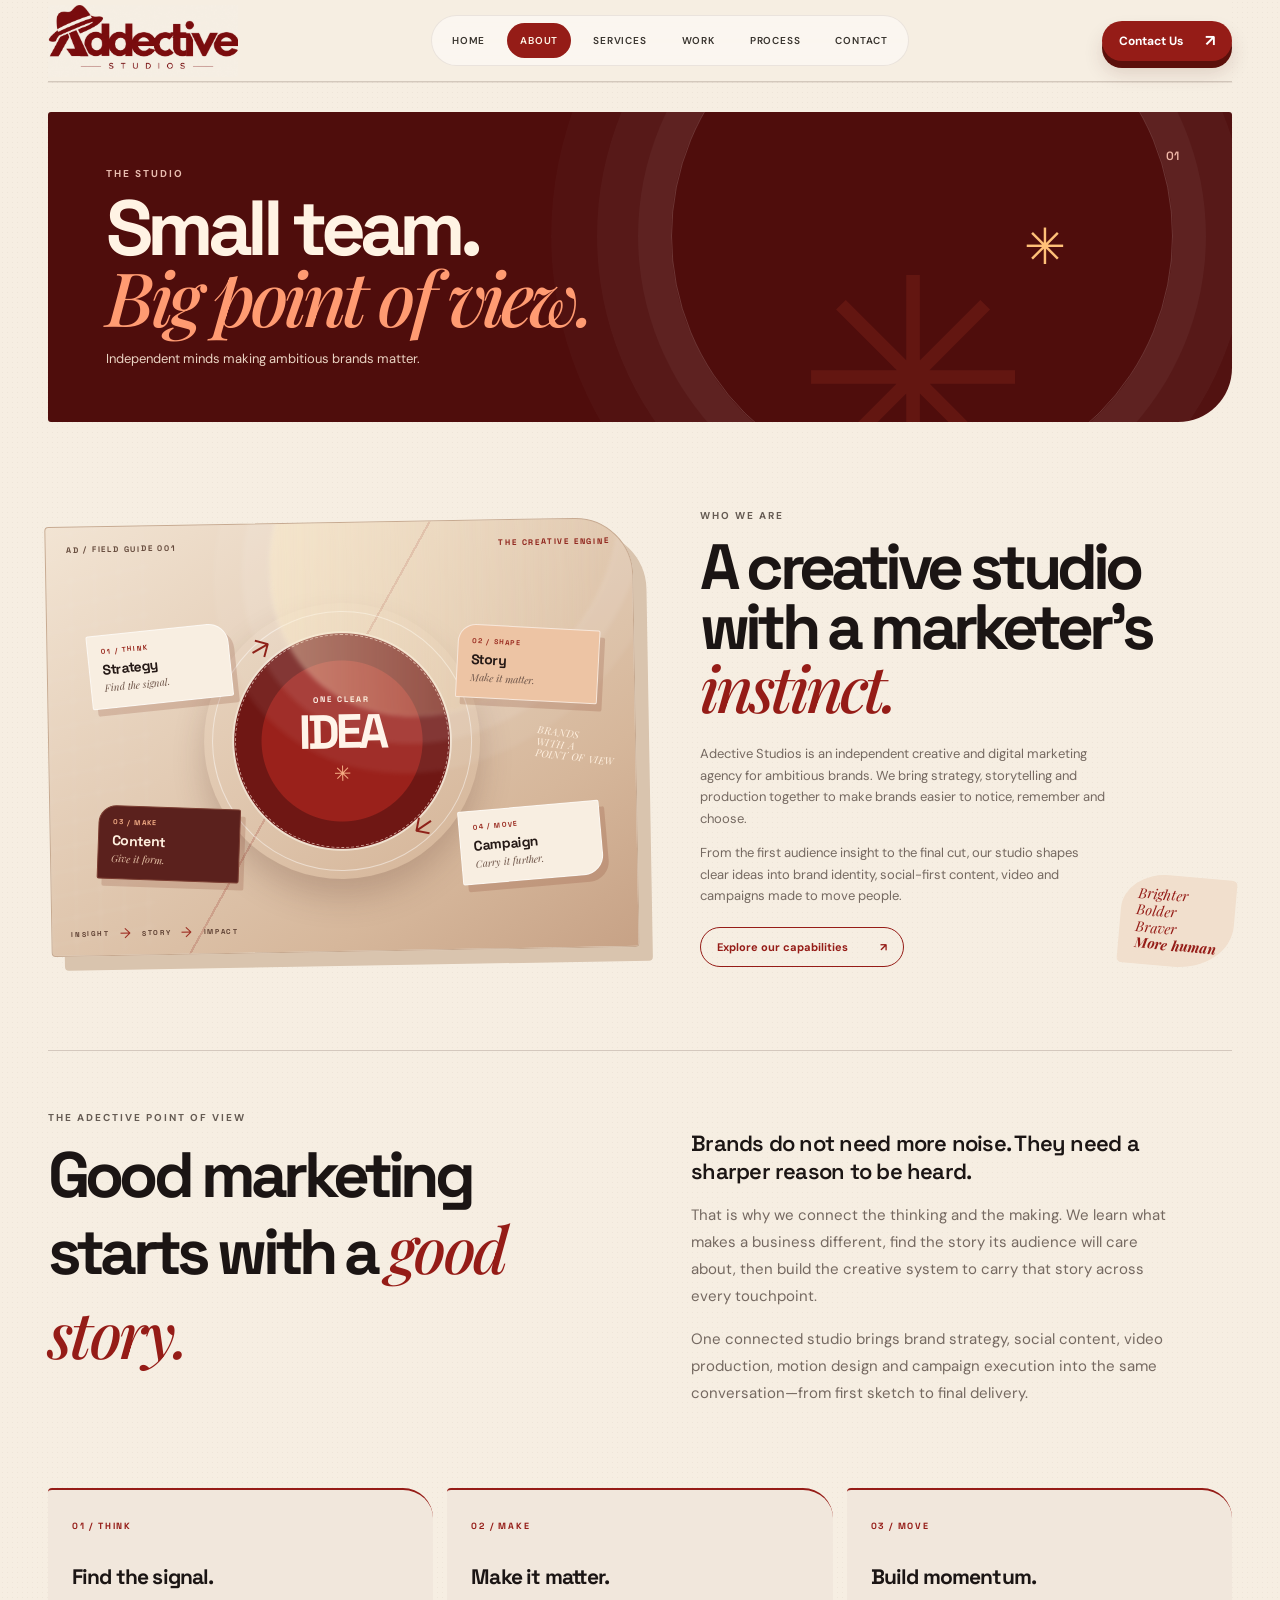
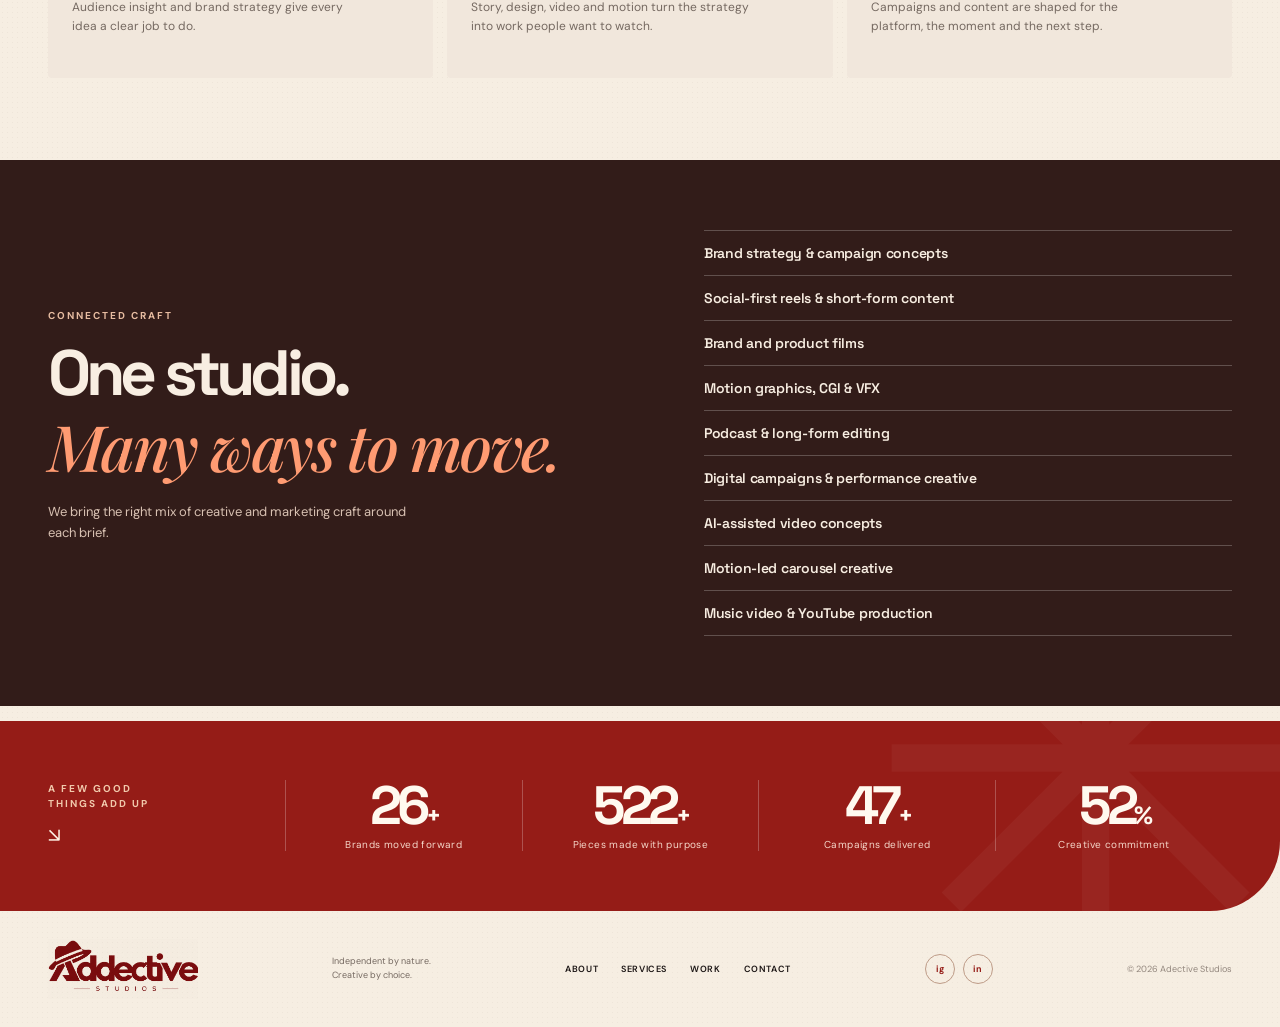
<file: adective-studios-final-github/about.html>
<!doctype html>
<html lang="en">
<head>
  <meta charset="utf-8">
  <meta name="viewport" content="width=device-width, initial-scale=1">
  <meta name="theme-color" content="#f8f1e8">
  <meta name="description" content="Adective Studios is an independent digital marketing and creative agency building brands people remember.">
  <title>About us | Adective Studios</title>
  <link rel="preconnect" href="https://fonts.googleapis.com">
  <link rel="preconnect" href="https://fonts.gstatic.com" crossorigin>
  <link href="https://fonts.googleapis.com/css2?family=DM+Sans:wght@400;500;600;700&family=Space+Grotesk:wght@400;500;600;700&family=Playfair+Display:ital,wght@1,500;1,600&display=swap" rel="stylesheet">
  <link rel="stylesheet" href="styles.css">
</head>
<body>
<header class="site-header" id="top"><a class="brand" href="index.html" aria-label="Adective Studios home"><img class="brand-logo" src="assets/adective-logo.svg" alt="Adective Studios"></a><button class="menu-toggle" aria-label="Open navigation" aria-expanded="false"><span></span><span></span></button><nav class="main-nav" aria-label="Main navigation"><a href="index.html">Home</a><a class="active" href="about.html">About</a><a href="services.html">Services</a><a href="work.html">Work</a><a href="process.html">Process</a><a href="contact.html">Contact</a></nav><a class="button button-small header-cta" href="contact.html#contact">Contact Us <span>↗</span></a></header>
<main><section class="page-masthead wrap mast-about"><div><p class="eyebrow">The studio</p><h1>Small team.<br><em>Big point of view.</em></h1><p>Independent minds making ambitious brands matter.</p></div><span class="mast-number">01</span><span class="mast-star">✳</span></section>
<section class="intro wrap about-intro" id="about">
  <div class="studio-photo idea-board" role="img" aria-label="A visual map of Adective Studios’ creative process: strategy, story, content and campaign, all connected by one clear idea">
  <div class="idea-board-grid"></div>
  <div class="idea-board-topline"><span>AD / FIELD GUIDE 001</span><b>THE CREATIVE ENGINE</b></div>
  <div class="idea-orbit"><span class="idea-orbit-ring ring-outer"></span><span class="idea-orbit-ring ring-inner"></span><div class="idea-core"><small>ONE CLEAR</small><strong>IDEA</strong><span>✳</span></div></div>
  <div class="idea-card idea-strategy"><small>01 / THINK</small><b>Strategy</b><span>Find the signal.</span></div>
  <div class="idea-card idea-story"><small>02 / SHAPE</small><b>Story</b><span>Make it matter.</span></div>
  <div class="idea-card idea-content"><small>03 / MAKE</small><b>Content</b><span>Give it form.</span></div>
  <div class="idea-card idea-campaign"><small>04 / MOVE</small><b>Campaign</b><span>Carry it further.</span></div>
  <span class="idea-arrow arrow-one">↗</span><span class="idea-arrow arrow-two">↙</span>
  <div class="idea-board-footer"><span>INSIGHT</span><i>→</i><span>STORY</span><i>→</i><span>IMPACT</span></div>
  <span class="idea-side-note">BRANDS<br>WITH A<br>POINT OF VIEW</span>
</div>
  <div class="intro-copy"><p class="eyebrow">Who we are</p><h2>A creative studio<br>with a marketer’s<br><em>instinct.</em></h2><p>Adective Studios is an independent creative and digital marketing agency for ambitious brands. We bring strategy, storytelling and production together to make brands easier to notice, remember and choose.</p><p>From the first audience insight to the final cut, our studio shapes clear ideas into brand identity, social-first content, video and campaigns made to move people.</p><a class="outline-link" href="services.html">Explore our capabilities <span>↗</span></a><div class="intro-scribble">Brighter<br>Bolder<br>Braver<br><b>More human</b></div></div>
</section>
<section class="agency-story wrap"><div class="agency-story-heading"><p class="eyebrow">The Adective point of view</p><h2>Good marketing<br>starts with a <em>good story.</em></h2></div><div class="agency-story-copy"><p class="agency-lead">Brands do not need more noise. They need a sharper reason to be heard.</p><p>That is why we connect the thinking and the making. We learn what makes a business different, find the story its audience will care about, then build the creative system to carry that story across every touchpoint.</p><p>One connected studio brings brand strategy, social content, video production, motion design and campaign execution into the same conversation—from first sketch to final delivery.</p></div></section>
<section class="agency-pillars wrap" aria-label="How Adective Studios works"><article><span>01 / THINK</span><h3>Find the signal.</h3><p>Audience insight and brand strategy give every idea a clear job to do.</p></article><article><span>02 / MAKE</span><h3>Make it matter.</h3><p>Story, design, video and motion turn the strategy into work people want to watch.</p></article><article><span>03 / MOVE</span><h3>Build momentum.</h3><p>Campaigns and content are shaped for the platform, the moment and the next step.</p></article></section>
<section class="agency-capabilities"><div class="agency-capabilities-inner wrap"><div><p class="eyebrow">Connected craft</p><h2>One studio.<br><em>Many ways to move.</em></h2><p>We bring the right mix of creative and marketing craft around each brief.</p></div><ul><li>Brand strategy &amp; campaign concepts</li><li>Social-first reels &amp; short-form content</li><li>Brand and product films</li><li>Motion graphics, CGI &amp; VFX</li><li>Podcast &amp; long-form editing</li><li>Digital campaigns &amp; performance creative</li><li>AI-assisted video concepts</li><li>Motion-led carousel creative</li><li>Music video &amp; YouTube production</li></ul></div></section><section class="numbers"><div class="numbers-inner wrap"><div class="numbers-label"><p class="eyebrow">A few good<br>things add up</p><span>↘</span></div><div class="number"><strong data-count="50">50<span>+</span></strong><small>Brands moved forward</small></div><div class="number"><strong data-count="1000">1000<span>+</span></strong><small>Pieces made with purpose</small></div><div class="number"><strong data-count="90">90<span>+</span></strong><small>Campaigns delivered</small></div><div class="number"><strong data-count="100">100<span>%</span></strong><small>Creative commitment</small></div></div></section>
</main>
<footer class="site-footer wrap"><a class="brand" href="index.html"><img class="brand-logo" src="assets/adective-logo.svg" alt="Adective Studios"></a><span class="footer-note">Independent by nature.<br>Creative by choice.</span><nav aria-label="Footer navigation"><a href="about.html">About</a><a href="services.html">Services</a><a href="work.html">Work</a><a href="contact.html">Contact</a></nav><div class="social-links"><a href="https://www.instagram.com/the_addetective_studios?cplk=MXBoNWZ2OGhtZWZmag==" target="_blank" rel="noopener noreferrer" aria-label="Instagram">ig</a><a href="https://www.linkedin.com/company/addetective-studios/" target="_blank" rel="noopener noreferrer" aria-label="LinkedIn">in</a></div><small>© <span id="year"></span> Adective Studios</small></footer>
<script src="script.js"></script>
</body>
</html>
</file>
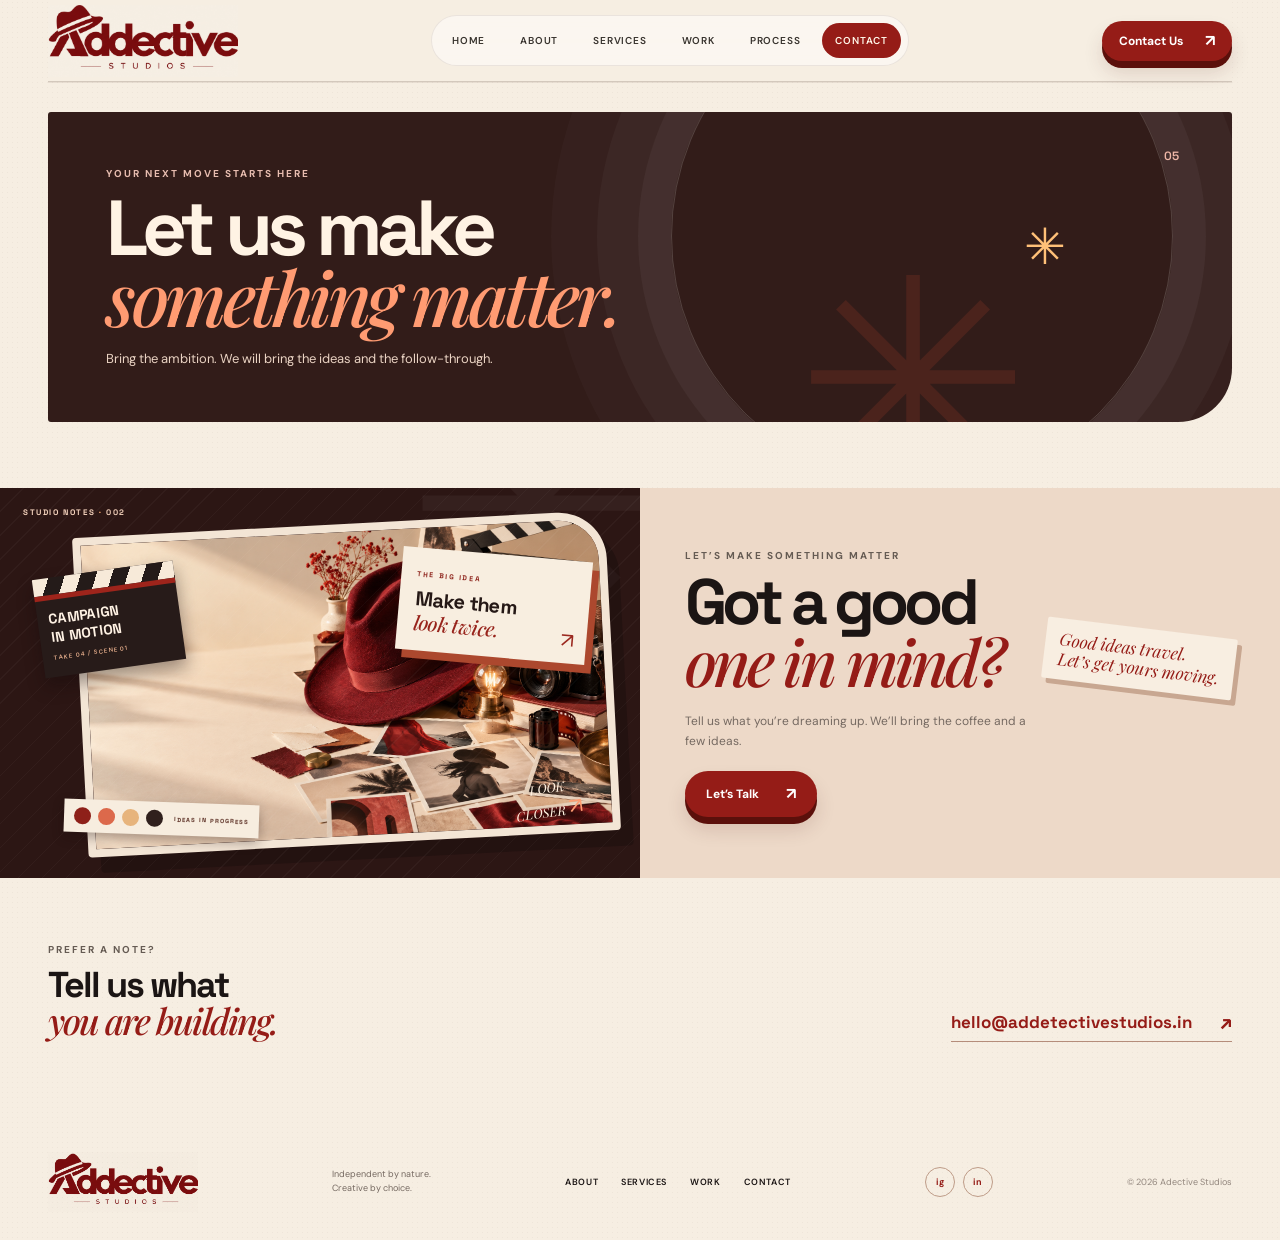
<file: adective-studios-final-github/contact.html>
<!doctype html>
<html lang="en">
<head>
  <meta charset="utf-8">
  <meta name="viewport" content="width=device-width, initial-scale=1">
  <meta name="theme-color" content="#f8f1e8">
  <meta name="description" content="Adective Studios is an independent digital marketing and creative agency building brands people remember.">
  <title>Let us create together | Adective Studios</title>
  <link rel="preconnect" href="https://fonts.googleapis.com">
  <link rel="preconnect" href="https://fonts.gstatic.com" crossorigin>
  <link href="https://fonts.googleapis.com/css2?family=DM+Sans:wght@400;500;600;700&family=Space+Grotesk:wght@400;500;600;700&family=Playfair+Display:ital,wght@1,500;1,600&display=swap" rel="stylesheet">
  <link rel="stylesheet" href="styles.css">
</head>
<body>
<header class="site-header" id="top"><a class="brand" href="index.html" aria-label="Adective Studios home"><img class="brand-logo" src="assets/adective-logo.svg" alt="Adective Studios"></a><button class="menu-toggle" aria-label="Open navigation" aria-expanded="false"><span></span><span></span></button><nav class="main-nav" aria-label="Main navigation"><a href="index.html">Home</a><a href="about.html">About</a><a href="services.html">Services</a><a href="work.html">Work</a><a href="process.html">Process</a><a class="active" href="contact.html">Contact</a></nav><a class="button button-small header-cta" href="contact.html#contact">Contact Us <span>↗</span></a></header>
<main><section class="page-masthead wrap mast-contact"><div><p class="eyebrow">Your next move starts here</p><h1>Let us make<br><em>something matter.</em></h1><p>Bring the ambition. We will bring the ideas and the follow-through.</p></div><span class="mast-number">05</span><span class="mast-star">✳</span></section>
<section class="contact-band" id="contact"><div class="contact-visual contact-collage" role="img" aria-label="A creative campaign collage of a burgundy hat, camera, printed references, color swatches and studio notes">
  <div class="contact-photo"><img src="assets/hero-collage.png" alt="A burgundy hat, analog camera and campaign references"></div>
  <div class="contact-visual-tag">STUDIO NOTES <b>·</b> 002</div>
  <div class="contact-clapper"><div class="clapper-stripes"></div><span>CAMPAIGN<br>IN MOTION</span><small>TAKE 04 / SCENE 01</small></div>
  <div class="contact-notecard"><small>THE BIG IDEA</small><strong>Make them<br><em>look twice.</em></strong><span>↗</span></div>
  <div class="contact-colorchips"><i></i><i></i><i></i><i></i><b>IDEAS IN PROGRESS</b></div>
  <div class="contact-doodle">LOOK<br>CLOSER <span>↗</span></div>
</div><div class="contact-copy"><p class="eyebrow">Let’s make something matter</p><h2>Got a good<br><em>one in mind?</em></h2><p>Tell us what you’re dreaming up. We’ll bring the coffee and a few ideas.</p><a class="button" href="mailto:hello@addetectivestudios.in">Let’s Talk <span>↗</span></a><span class="contact-note">Good ideas travel.<br>Let’s get yours moving.</span></div></section><section class="contact-details wrap"><div><p class="eyebrow">Prefer a note?</p><h2>Tell us what<br><em>you are building.</em></h2></div><a class="contact-email" href="mailto:hello@addetectivestudios.in">hello@addetectivestudios.in <span>↗</span></a></section>
</main>
<footer class="site-footer wrap"><a class="brand" href="index.html"><img class="brand-logo" src="assets/adective-logo.svg" alt="Adective Studios"></a><span class="footer-note">Independent by nature.<br>Creative by choice.</span><nav aria-label="Footer navigation"><a href="about.html">About</a><a href="services.html">Services</a><a href="work.html">Work</a><a href="contact.html">Contact</a></nav><div class="social-links"><a href="https://www.instagram.com/the_addetective_studios?cplk=MXBoNWZ2OGhtZWZmag==" target="_blank" rel="noopener noreferrer" aria-label="Instagram">ig</a><a href="https://www.linkedin.com/company/addetective-studios/" target="_blank" rel="noopener noreferrer" aria-label="LinkedIn">in</a></div><small>© <span id="year"></span> Adective Studios</small></footer>
<script src="script.js"></script>
</body>
</html>
</file>
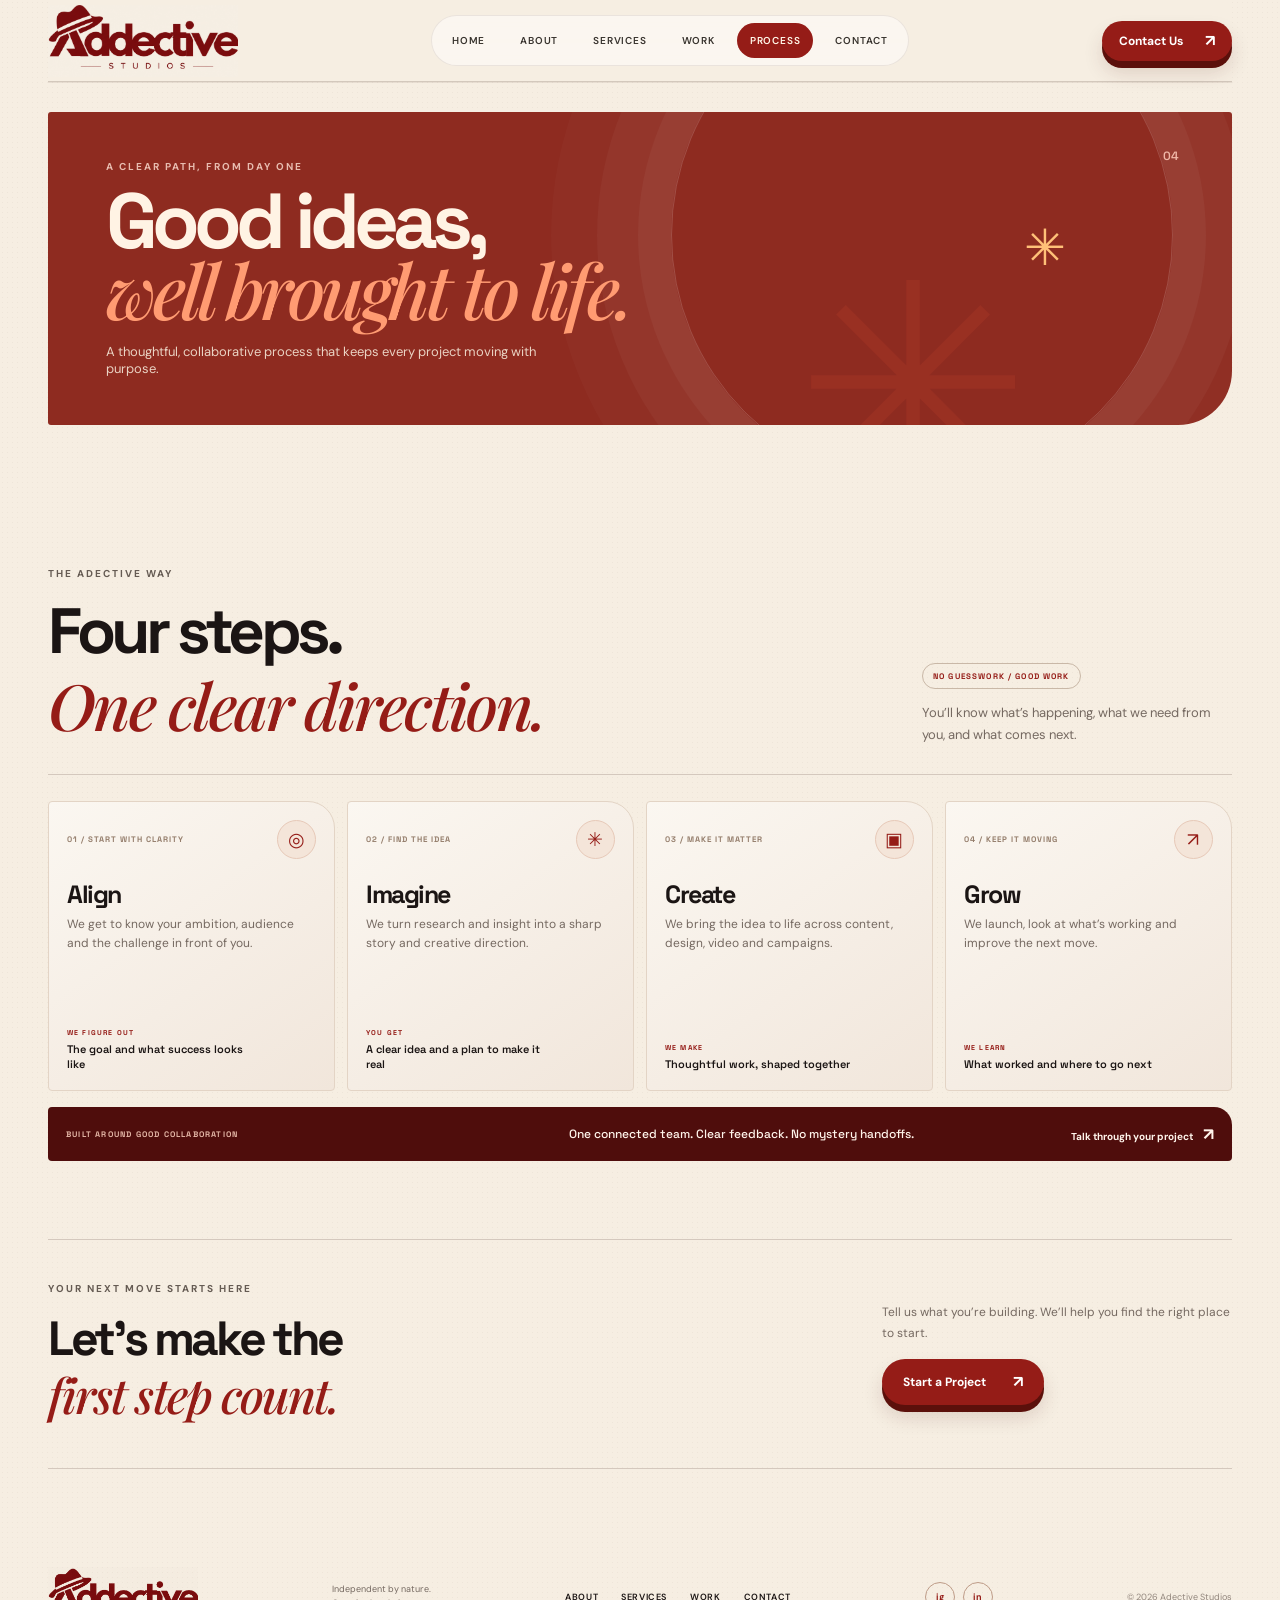
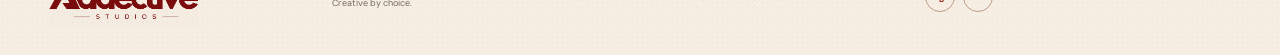
<file: adective-studios-final-github/process.html>
<!doctype html>
<html lang="en">
<head>
  <meta charset="utf-8">
  <meta name="viewport" content="width=device-width, initial-scale=1">
  <meta name="theme-color" content="#f8f1e8">
  <meta name="description" content="Adective Studios is an independent digital marketing and creative agency building brands people remember.">
  <title>Our process | Adective Studios</title>
  <link rel="preconnect" href="https://fonts.googleapis.com">
  <link rel="preconnect" href="https://fonts.gstatic.com" crossorigin>
  <link href="https://fonts.googleapis.com/css2?family=DM+Sans:wght@400;500;600;700&family=Space+Grotesk:wght@400;500;600;700&family=Playfair+Display:ital,wght@1,500;1,600&display=swap" rel="stylesheet">
  <link rel="stylesheet" href="styles.css">
</head>
<body>
<header class="site-header" id="top"><a class="brand" href="index.html" aria-label="Adective Studios home"><img class="brand-logo" src="assets/adective-logo.svg" alt="Adective Studios"></a><button class="menu-toggle" aria-label="Open navigation" aria-expanded="false"><span></span><span></span></button><nav class="main-nav" aria-label="Main navigation"><a href="index.html">Home</a><a href="about.html">About</a><a href="services.html">Services</a><a href="work.html">Work</a><a class="active" href="process.html">Process</a><a href="contact.html">Contact</a></nav><a class="button button-small header-cta" href="contact.html#contact">Contact Us <span>↗</span></a></header>
<main><section class="page-masthead wrap mast-process"><div><p class="eyebrow">A clear path, from day one</p><h1>Good ideas,<br><em>well brought to life.</em></h1><p>A thoughtful, collaborative process that keeps every project moving with purpose.</p></div><span class="mast-number">04</span><span class="mast-star" aria-hidden="true">✳</span></section>
<section class="process-journey wrap" id="process" aria-labelledby="process-title"><div class="process-journey-heading"><div><p class="eyebrow">The Adective way</p><h2 id="process-title">Four steps.<br><em>One clear direction.</em></h2></div><div class="process-intro"><span class="process-label">NO GUESSWORK / GOOD WORK</span><p>You’ll know what’s happening, what we need from you, and what comes next.</p></div></div><ol class="process-timeline"><li class="process-card"><div class="process-card-top"><span>01 / START WITH CLARITY</span><i aria-hidden="true">◎</i></div><h3>Align</h3><p>We get to know your ambition, audience and the challenge in front of you.</p><div class="process-output"><span>WE FIGURE OUT</span><b>The goal and what success looks like</b></div></li><li class="process-card"><div class="process-card-top"><span>02 / FIND THE IDEA</span><i aria-hidden="true">✳</i></div><h3>Imagine</h3><p>We turn research and insight into a sharp story and creative direction.</p><div class="process-output"><span>YOU GET</span><b>A clear idea and a plan to make it real</b></div></li><li class="process-card"><div class="process-card-top"><span>03 / MAKE IT MATTER</span><i aria-hidden="true">▣</i></div><h3>Create</h3><p>We bring the idea to life across content, design, video and campaigns.</p><div class="process-output"><span>WE MAKE</span><b>Thoughtful work, shaped together</b></div></li><li class="process-card"><div class="process-card-top"><span>04 / KEEP IT MOVING</span><i aria-hidden="true">↗</i></div><h3>Grow</h3><p>We launch, look at what’s working and improve the next move.</p><div class="process-output"><span>WE LEARN</span><b>What worked and where to go next</b></div></li></ol><div class="process-promise"><span>BUILT AROUND GOOD COLLABORATION</span><p>One connected team. Clear feedback. No mystery handoffs.</p><a href="contact.html#contact" class="arrow-link">Talk through your project <span>↗</span></a></div></section>
<section class="process-cta wrap"><div><p class="eyebrow">Your next move starts here</p><h2>Let’s make the<br><em>first step count.</em></h2></div><div class="process-cta-copy"><p>Tell us what you’re building. We’ll help you find the right place to start.</p><a class="button" href="contact.html#contact">Start a Project <span>↗</span></a></div></section></main>
<footer class="site-footer wrap"><a class="brand" href="index.html"><img class="brand-logo" src="assets/adective-logo.svg" alt="Adective Studios"></a><span class="footer-note">Independent by nature.<br>Creative by choice.</span><nav aria-label="Footer navigation"><a href="about.html">About</a><a href="services.html">Services</a><a href="work.html">Work</a><a href="contact.html">Contact</a></nav><div class="social-links"><a href="https://www.instagram.com/the_addetective_studios?cplk=MXBoNWZ2OGhtZWZmag==" target="_blank" rel="noopener noreferrer" aria-label="Instagram">ig</a><a href="https://www.linkedin.com/company/addetective-studios/" target="_blank" rel="noopener noreferrer" aria-label="LinkedIn">in</a></div><small>© <span id="year"></span> Adective Studios</small></footer>
<script src="script.js"></script>
</body>
</html>
</file>
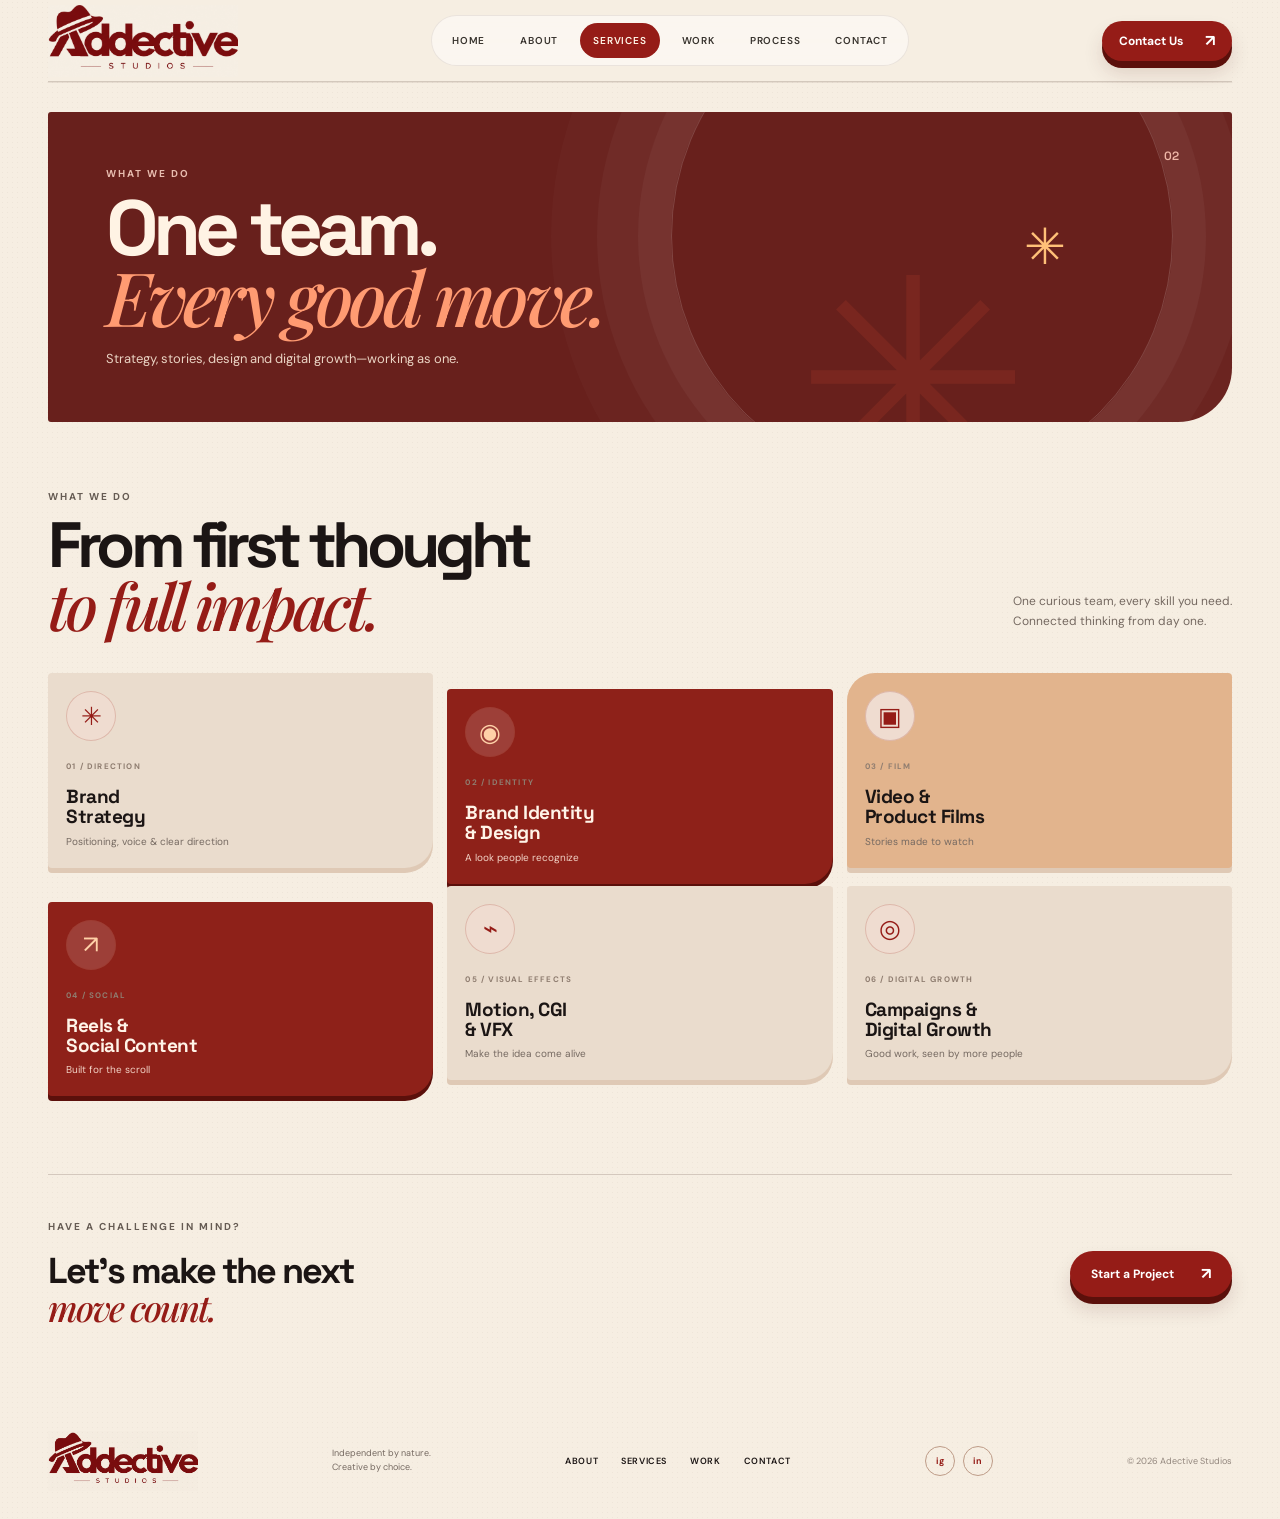
<file: adective-studios-final-github/services.html>
<!doctype html>
<html lang="en">
<head>
  <meta charset="utf-8">
  <meta name="viewport" content="width=device-width, initial-scale=1">
  <meta name="theme-color" content="#f8f1e8">
  <meta name="description" content="Adective Studios is an independent digital marketing and creative agency building brands people remember.">
  <title>Services | Adective Studios</title>
  <link rel="preconnect" href="https://fonts.googleapis.com">
  <link rel="preconnect" href="https://fonts.gstatic.com" crossorigin>
  <link href="https://fonts.googleapis.com/css2?family=DM+Sans:wght@400;500;600;700&family=Space+Grotesk:wght@400;500;600;700&family=Playfair+Display:ital,wght@1,500;1,600&display=swap" rel="stylesheet">
  <link rel="stylesheet" href="styles.css">
</head>
<body>
<header class="site-header" id="top"><a class="brand" href="index.html" aria-label="Adective Studios home"><img class="brand-logo" src="assets/adective-logo.svg" alt="Adective Studios"></a><button class="menu-toggle" aria-label="Open navigation" aria-expanded="false"><span></span><span></span></button><nav class="main-nav" aria-label="Main navigation"><a href="index.html">Home</a><a href="about.html">About</a><a class="active" href="services.html">Services</a><a href="work.html">Work</a><a href="process.html">Process</a><a href="contact.html">Contact</a></nav><a class="button button-small header-cta" href="contact.html#contact">Contact Us <span>↗</span></a></header>
<main><section class="page-masthead wrap mast-services"><div><p class="eyebrow">What we do</p><h1>One team.<br><em>Every good move.</em></h1><p>Strategy, stories, design and digital growth—working as one.</p></div><span class="mast-number">02</span><span class="mast-star">✳</span></section>
<section class="services wrap" id="services">
      <div class="section-heading"><div><p class="eyebrow">What we do</p><h2>From first thought<br><em>to full impact.</em></h2></div><p class="section-aside">One curious team, every skill you need.<br>Connected thinking from day one.</p></div>
      <div class="service-grid">
<article class="service-card" tabindex="0" aria-describedby="service-explainer-01"><span class="service-icon">✳</span><span class="service-number">01 / DIRECTION</span><h3>Brand<br>Strategy</h3><p>Positioning, voice &amp; clear direction</p><div class="service-explainer" id="service-explainer-01" role="tooltip"><b>In plain words</b><p>We find what makes your brand different, who it should reach and what it should say.</p><small>Audience · Positioning · Brand voice</small></div></article>
<article class="service-card" tabindex="0" aria-describedby="service-explainer-02"><span class="service-icon">◉</span><span class="service-number">02 / IDENTITY</span><h3>Brand Identity<br>&amp; Design</h3><p>A look people recognize</p><div class="service-explainer" id="service-explainer-02" role="tooltip"><b>In plain words</b><p>We create the visual style and design pieces that make your brand feel like itself everywhere.</p><small>Visual identity · Campaign design · Art direction</small></div></article>
<article class="service-card" tabindex="0" aria-describedby="service-explainer-03"><span class="service-icon">▣</span><span class="service-number">03 / FILM</span><h3>Video &amp;<br>Product Films</h3><p>Stories made to watch</p><div class="service-explainer" id="service-explainer-03" role="tooltip"><b>In plain words</b><p>We plan, produce and edit films that show what your brand or product is all about.</p><small>Product films · Campaign films · Photography</small></div></article>
<article class="service-card" tabindex="0" aria-describedby="service-explainer-04"><span class="service-icon">↗</span><span class="service-number">04 / SOCIAL</span><h3>Reels &amp;<br>Social Content</h3><p>Built for the scroll</p><div class="service-explainer" id="service-explainer-04" role="tooltip"><b>In plain words</b><p>We make short videos, posts and motion carousels that fit each platform and give people a reason to stop.</p><small>Reels · Social posts · Motion carousels</small></div></article>
<article class="service-card" tabindex="0" aria-describedby="service-explainer-05"><span class="service-icon">⌁</span><span class="service-number">05 / VISUAL EFFECTS</span><h3>Motion, CGI<br>&amp; VFX</h3><p>Make the idea come alive</p><div class="service-explainer" id="service-explainer-05" role="tooltip"><b>In plain words</b><p>We use animation, computer-made visuals and visual effects to make ideas more vivid.</p><small>Motion graphics · CGI · Visual effects</small></div></article>
<article class="service-card" tabindex="0" aria-describedby="service-explainer-06"><span class="service-icon">◎</span><span class="service-number">06 / DIGITAL GROWTH</span><h3>Campaigns &amp;<br>Digital Growth</h3><p>Good work, seen by more people</p><div class="service-explainer" id="service-explainer-06" role="tooltip"><b>In plain words</b><p>We connect content, advertising and performance tracking to help the right people find you.</p><small>Campaigns · Paid media · Growth</small></div></article>
</div>
    </section>
<section class="page-cta wrap"><div><p class="eyebrow">Have a challenge in mind?</p><h2>Let’s make the next<br><em>move count.</em></h2></div><a class="button" href="contact.html#contact">Start a Project <span>↗</span></a></section></main>
<footer class="site-footer wrap"><a class="brand" href="index.html"><img class="brand-logo" src="assets/adective-logo.svg" alt="Adective Studios"></a><span class="footer-note">Independent by nature.<br>Creative by choice.</span><nav aria-label="Footer navigation"><a href="about.html">About</a><a href="services.html">Services</a><a href="work.html">Work</a><a href="contact.html">Contact</a></nav><div class="social-links"><a href="https://www.instagram.com/the_addetective_studios?cplk=MXBoNWZ2OGhtZWZmag==" target="_blank" rel="noopener noreferrer" aria-label="Instagram">ig</a><a href="https://www.linkedin.com/company/addetective-studios/" target="_blank" rel="noopener noreferrer" aria-label="LinkedIn">in</a></div><small>© <span id="year"></span> Adective Studios</small></footer>
<script src="script.js"></script>
</body>
</html>
</file>
<file: adective-studios-final-github/styles.css>
:root{--paper:#f8f1e8;--paper-2:#f2e8dc;--ink:#171412;--muted:#716a64;--red:#8c1713;--red-dark:#5b0b09;--line:rgba(59,37,26,.14);--serif:Georgia,'Times New Roman',serif;--sans:'DM Sans',sans-serif;--display:'Manrope',sans-serif}*{box-sizing:border-box}html{scroll-behavior:smooth}body{margin:0;background:var(--paper);color:var(--ink);font-family:var(--sans);font-size:14px;-webkit-font-smoothing:antialiased}a{color:inherit;text-decoration:none}button{font:inherit}.wrap{width:min(1260px,calc(100% - 96px));margin-inline:auto}.site-header{height:88px;width:min(1260px,calc(100% - 96px));margin:auto;display:flex;align-items:center;justify-content:space-between;border-bottom:1px solid var(--line);position:relative;z-index:10}.brand{display:flex;align-items:center;gap:9px;color:var(--red);min-width:175px}.brand-mark{font-family:var(--serif);font-style:italic;font-weight:bold;font-size:38px;line-height:.8;transform:rotate(-12deg);display:inline-block}.brand-name{font-family:var(--display);font-size:20px;font-weight:800;letter-spacing:-1.4px;line-height:.9}.brand-name span{display:block;font-family:var(--sans);font-weight:700;font-size:8px;letter-spacing:4.2px;text-align:center;margin-top:5px}.brand-logo{display:block;width:165px;height:66px;object-fit:contain}.site-footer .brand-logo{width:140px;height:56px}.chair-logo{position:absolute;width:150px;height:60px;object-fit:contain;left:32px;top:57px;filter:brightness(1.12)}.main-nav{display:flex;align-items:center;gap:35px}.main-nav a{font-size:12px;font-weight:600;color:#38332e;position:relative}.main-nav a:hover,.main-nav a.active{color:var(--red)}.main-nav a.active:after{content:'';position:absolute;left:0;right:0;bottom:-11px;height:1px;background:var(--red)}.button{display:inline-flex;gap:27px;align-items:center;justify-content:center;padding:15px 21px;border-radius:40px;background:var(--red);color:white;font-size:12px;font-weight:700;transition:.25s ease}.button:hover{background:var(--red-dark);transform:translateY(-2px)}.button span{font-size:16px;line-height:10px}.button-small{padding:12px 17px;gap:22px}.menu-toggle{display:none}.hero{min-height:578px;position:relative;display:grid;grid-template-columns:.86fr 1.14fr;align-items:center;overflow:hidden;padding-block:32px 42px}.hero-copy{position:relative;z-index:2;padding-bottom:16px}.eyebrow{font-size:10px;text-transform:uppercase;letter-spacing:2px;font-weight:700;color:#655b53;margin:0 0 21px}.eyebrow-line{display:inline-block;width:21px;height:1px;background:var(--red);vertical-align:middle;margin-right:8px}.hero h1,.section-heading h2,.intro h2,.process h2,.contact-copy h2{font-family:var(--display);font-size:clamp(52px,6vw,84px);line-height:.95;letter-spacing:-5px;margin:0 0 23px;font-weight:800}.hero h1 em,.section-heading h2 em,.intro h2 em,.process h2 em,.contact-copy h2 em{font-family:var(--serif);font-weight:500;color:var(--red);letter-spacing:-3px}.hero-intro{font-size:15px;line-height:1.65;max-width:385px;color:#625c56;margin:0 0 24px}.hero-actions{display:flex;align-items:center;gap:23px}.text-link{font-size:12px;font-weight:700;display:flex;align-items:center;gap:10px}.play-icon{width:26px;height:26px;border-radius:50%;background:var(--red);color:#fff;display:grid;place-items:center;font-size:9px;padding-left:2px}.hero-tags{display:flex;gap:9px;align-items:center;margin-top:48px;text-transform:uppercase;font-size:9px;letter-spacing:.7px;font-weight:700;color:#514a44}.hero-tags b{color:var(--red);font-size:13px}.hero-art{height:490px;position:relative;margin-right:-75px;margin-left:-60px;align-self:center}.hero-art:before{content:'';position:absolute;width:520px;height:380px;border-radius:50%;background:radial-gradient(ellipse,rgba(148,56,26,.12),transparent 67%);left:5%;top:20%}.hero-art img{width:100%;height:100%;object-fit:contain;position:relative;mix-blend-mode:multiply;filter:saturate(.92)}.art-stamp{position:absolute;left:0;top:11%;width:86px;height:86px;border:1px solid rgba(140,23,19,.42);border-radius:50%;display:flex;align-items:center;justify-content:center;text-align:center;text-transform:uppercase;font-size:9px;line-height:1.25;letter-spacing:1px;transform:rotate(-14deg);color:var(--red)}.art-stamp i{position:absolute;bottom:-14px;right:-10px;font-style:normal;font-size:34px;color:var(--red)}.art-note{position:absolute;right:9%;top:6%;font-family:var(--serif);font-style:italic;font-size:16px;line-height:1.2;transform:rotate(5deg)}.hero-side-note{position:absolute;right:0;top:45%;writing-mode:vertical-rl;text-transform:uppercase;font-size:8px;letter-spacing:1.3px;color:var(--red);display:flex;align-items:center;gap:12px}.hero-side-note i{font-style:normal;font-size:19px}.intro{display:grid;grid-template-columns:1.05fr .95fr;gap:70px;align-items:center;padding-block:27px 112px}.studio-photo{height:375px;border-radius:14px;overflow:hidden;position:relative;background:linear-gradient(110deg,rgba(34,19,12,.1),rgba(34,19,12,.25)),linear-gradient(90deg,#9d6a40 0%,#d0a16c 38%,#a76f40 100%);box-shadow:inset 0 0 0 1px rgba(255,255,255,.25)}.studio-photo:before,.studio-photo:after{content:'';position:absolute;top:0;bottom:0;width:18%;background:linear-gradient(90deg,rgba(255,242,211,.6),rgba(255,248,226,.07));filter:blur(2px);transform:skewY(-10deg)}.studio-photo:before{left:12%}.studio-photo:after{left:38%;opacity:.6}.photo-glow{position:absolute;inset:0;background:radial-gradient(ellipse at 55% 80%,rgba(30,15,10,.8),transparent 56%)}.studio-wall{position:absolute;left:45%;top:17%;width:45%;height:48%;background:linear-gradient(110deg,#d3ae82,#ab7950);display:grid;place-items:center;box-shadow:0 2px 22px #43200f38}.wall-logo{color:var(--red);font-family:var(--display);font-size:clamp(20px,3vw,38px);font-weight:800;letter-spacing:-2px;transform:rotate(-4deg)}.wall-logo small{display:block;text-align:center;font:700 8px var(--sans);letter-spacing:4px}.desk{position:absolute;left:5%;right:5%;bottom:10%;height:29%;border-radius:45% 40% 5% 5%;background:linear-gradient(#433025,#211713);box-shadow:0 -14px 38px #3420174d}.screen{position:absolute;left:37%;top:-58%;width:31%;height:70%;border:8px solid #191719;border-bottom-width:12px;border-radius:5px;background:linear-gradient(135deg,#30343a,#a78867 58%,#28262a);box-shadow:0 5px 15px #170f0b}.plant{position:absolute;right:8%;top:-58%;color:#39502e;font-size:70px;filter:drop-shadow(0 3px 1px #291c13)}.photo-caption{position:absolute;bottom:20px;left:22px;color:#fff8eb;text-transform:uppercase;letter-spacing:1.2px;font-size:9px}.intro-copy{position:relative;padding:16px 50px 15px 0}.intro-copy .eyebrow{margin-bottom:15px}.intro h2{font-size:48px;letter-spacing:-2.6px;line-height:1.01;margin-bottom:22px}.intro h2 em{letter-spacing:-1.5px}.intro-copy>p:not(.eyebrow){color:var(--muted);font-size:13px;line-height:1.65;max-width:410px}.outline-link{display:inline-flex;gap:32px;align-items:center;border:1px solid var(--red);border-radius:30px;padding:12px 16px;color:var(--red);font-size:11px;font-weight:700;margin-top:7px}.intro-scribble{position:absolute;right:-2px;bottom:14px;font-family:var(--serif);font-style:italic;color:var(--red);font-size:14px;line-height:1.2;transform:rotate(-7deg)}.section-heading{display:grid;grid-template-columns:1fr auto auto;align-items:end;gap:40px;margin-bottom:30px}.section-heading .eyebrow{margin-bottom:12px}.section-heading h2,.process h2{font-size:48px;letter-spacing:-2.7px;line-height:.98;margin:0}.section-aside,.work-description p{font-size:12px;line-height:1.65;color:var(--muted);margin:0 0 8px}.slider-arrows{display:flex;gap:10px}.slider-arrows button{background:transparent;border:1px solid #d8b8a7;color:var(--red);width:40px;height:40px;border-radius:50%;font-size:17px;cursor:pointer}.slider-arrows button:last-child{background:var(--red);border-color:var(--red);color:white}.services{padding-bottom:103px}.service-grid{display:grid;grid-template-columns:repeat(5,1fr);gap:13px}.service-card{min-height:186px;padding:18px 17px 16px;background:rgba(255,255,255,.32);border:1px solid rgba(255,255,255,.48);border-radius:13px;transition:.25s;position:relative;overflow:hidden}.service-card:hover{transform:translateY(-5px);background:#fffaf2;box-shadow:0 13px 35px #7b493015}.service-icon{width:43px;height:43px;display:grid;place-items:center;border-radius:50%;background:#efdcd0;color:var(--red);font-size:24px;margin-bottom:14px}.service-number{font-size:8px;letter-spacing:1px;color:#8f7d70;font-weight:700}.service-card h3{font-family:var(--display);font-size:17px;line-height:1.04;letter-spacing:-.5px;margin:8px 0}.service-card p{font-size:10px;color:var(--muted);margin:0}.work{padding-bottom:85px}.work-heading{margin-bottom:26px}.work-description{max-width:300px}.arrow-link{font-size:11px;font-weight:700;color:var(--red)}.arrow-link span{font-size:17px;margin-left:8px}.project-grid{display:grid;grid-template-columns:repeat(4,1fr);gap:15px}.project{display:block;min-width:0}.project-art{height:245px;border-radius:11px;overflow:hidden;position:relative;display:grid;place-items:center;transition:transform .35s}.project:hover .project-art{transform:translateY(-5px)}.project-label{position:absolute;top:14px;left:15px;text-transform:uppercase;font-size:8px;letter-spacing:1.2px;font-weight:700;color:rgba(24,17,14,.66)}.project-sun{background:radial-gradient(circle at 70% 20%,#ffe0c1,transparent 32%),linear-gradient(135deg,#e75a74,#f4a0a1 70%,#ffe1c2)}.sun-disc{position:absolute;width:160px;height:160px;border-radius:50%;background:#ffe7c8;right:10%;top:17%;opacity:.8}.bottle{position:relative;z-index:1;width:72px;height:127px;border-radius:12px 12px 17px 17px;background:linear-gradient(90deg,#fcf0dd,#fff9ec 35%,#dfc8ac);box-shadow:12px 15px 24px #72192b35;display:grid;place-content:center;text-align:center;font-family:var(--serif);font-size:15px;color:#b9424b;transform:rotate(7deg)}.bottle:before{content:'';position:absolute;top:-18px;left:25px;width:23px;height:22px;background:#b89372;border-radius:4px 4px 0 0}.bottle small{font:6px var(--sans);letter-spacing:1px;text-transform:uppercase;margin-top:3px}.project-motion{background:radial-gradient(ellipse at 55% 55%,#817483,#332b3b 75%);color:white}.shoe-shape{font-size:122px;color:#f1e6e2;transform:rotate(-35deg) scaleX(1.3);text-shadow:8px 16px 16px #17131a;line-height:1}.motion-label{position:absolute;right:16px;top:50px;font-family:var(--display);font-weight:800;font-size:19px;line-height:.92;letter-spacing:-1px;transform:rotate(8deg)}.project-motion .project-label{color:#fff}.project-koi{background:radial-gradient(circle at 50% 45%,#fff8eb,#e7d5c4 70%)}.jar{width:115px;height:105px;border-radius:14px 14px 20px 20px;background:linear-gradient(90deg,#eee2d3,#fffaf1 40%,#d4c4b5);box-shadow:13px 17px 25px #684d3530;display:grid;place-items:center;color:#72634f;font:22px var(--serif);position:relative}.jar:before{content:'';position:absolute;top:-19px;left:20px;right:20px;height:21px;border-radius:5px;background:#b59e83}.jar span{color:var(--red);font-size:16px}.project-campus{background:linear-gradient(#92c6d4,#dce8df 58%,#83a56d)}.campus-building{width:75%;height:94px;background:#efe6d4;clip-path:polygon(0 22%,50% 0,100% 22%,100% 100%,0 100%);display:flex;align-items:end;justify-content:space-around;padding:0 10px 10px;position:relative;box-shadow:0 20px 20px #29392735}.campus-building:before{content:'';position:absolute;top:20px;left:0;right:0;height:6px;background:#ae875d}.campus-building i{height:38px;width:10px;background:#819da0;border:2px solid #faf0df}.project-meta{display:flex;justify-content:space-between;align-items:center;padding:12px 5px 3px}.project-meta b{display:block;font-size:12px}.project-meta small{display:block;font-size:9px;color:var(--muted);margin-top:4px}.project-meta i{font-style:normal;color:var(--red);font-size:16px}.work-foot{border-top:1px solid var(--line);margin-top:26px;padding-top:15px;display:flex;justify-content:space-between;color:var(--muted);font-size:10px}.work-foot a{color:var(--red);font-weight:700}.work-foot a span{margin-left:10px;font-size:16px}.numbers{background:var(--red-dark);color:#fff9ef;position:relative;overflow:hidden}.numbers:before{content:'✳';position:absolute;font-size:430px;color:rgba(255,255,255,.035);top:-175px;left:-80px;line-height:1}.numbers-inner{min-height:152px;display:grid;grid-template-columns:1fr repeat(4,1fr);align-items:center;position:relative}.numbers-label{font-size:10px;line-height:1.5;text-transform:uppercase;letter-spacing:1.6px}.numbers-label .eyebrow{color:#f4c7af;margin-bottom:9px}.numbers-label span{font-size:20px}.number{text-align:center;border-left:1px solid rgba(255,255,255,.22)}.number strong{display:block;font-family:var(--display);font-size:40px;letter-spacing:-2px;line-height:1}.number strong span{font-size:23px}.number small{display:block;color:#e5c9bf;font-size:10px;margin-top:7px}.process{display:grid;grid-template-columns:.85fr 1.5fr;gap:60px;padding-block:78px 88px;align-items:center}.process-title .eyebrow{margin-bottom:13px}.process h2{font-size:43px;margin-bottom:17px}.process-title>p:last-child{font-size:12px;line-height:1.6;color:var(--muted);max-width:290px}.process-steps{display:flex;align-items:flex-start;justify-content:space-between;gap:12px}.process-steps article{width:21%;max-width:130px}.step-icon{width:46px;height:46px;border-radius:50%;display:grid;place-items:center;background:#efddd0;color:var(--red);font-size:23px;margin-bottom:14px}.step-num{display:block;font-size:9px;color:#a39385;font-weight:700}.process-steps h3{font-family:var(--display);font-size:16px;margin:5px 0}.process-steps p{font-size:10px;line-height:1.5;color:var(--muted);margin:0}.step-arrow{color:var(--red);font-size:22px;padding-top:11px}.contact-band{min-height:330px;background:#f0e2d5;display:grid;grid-template-columns:1fr 1fr;overflow:hidden}.contact-visual{position:relative;min-height:330px;background:radial-gradient(ellipse at 30% 38%,#79351f,#2a140f 69%);overflow:hidden}.contact-visual:after{content:'';position:absolute;inset:0;background:linear-gradient(110deg,transparent 40%,rgba(14,8,6,.52))}.director-chair{position:absolute;z-index:1;left:18%;top:16%;width:250px;height:270px;transform:rotate(-6deg)}.chair-back{position:absolute;width:220px;height:187px;background:linear-gradient(120deg,#9a2e27,#d26d61 48%,#9f2922);border:7px solid #4d180f;border-radius:8px 8px 2px 2px;box-shadow:inset 0 0 30px #e0775548,0 18px 20px #160a08}.chair-back:before,.chair-back:after{content:'';position:absolute;top:-22px;width:12px;height:33px;background:linear-gradient(90deg,#633716,#c28b4c,#553214);border-radius:5px}.chair-back:before{left:10px}.chair-back:after{right:10px}.chair-back span{position:absolute;left:78px;top:55px;color:#fbecda;font:italic bold 68px var(--serif);transform:rotate(-9deg)}.chair-seat{position:absolute;top:185px;left:12px;width:212px;height:37px;background:linear-gradient(#bd5443,#70120f);border-radius:4px 4px 10px 10px;box-shadow:0 10px 8px #170a08}.chair-leg{position:absolute;top:218px;width:9px;height:48px;background:linear-gradient(90deg,#432312,#b6874c,#452a19)}.chair-leg.left{left:34px}.chair-leg.right{right:29px}.contact-sun{position:absolute;z-index:2;right:13%;top:20%;font-size:82px;color:#e8a880;opacity:.6}.contact-copy{align-self:center;padding:38px 8% 38px 7%;position:relative}.contact-copy .eyebrow{margin-bottom:12px}.contact-copy h2{font-size:51px;letter-spacing:-3px;line-height:.97;margin:0 0 18px}.contact-copy>p:not(.eyebrow){font-size:12px;color:var(--muted);line-height:1.6;max-width:350px;margin:0 0 20px}.contact-note{position:absolute;right:7%;top:34%;font:italic 17px/1.2 var(--serif);color:var(--red);transform:rotate(7deg)}.site-footer{min-height:100px;display:flex;align-items:center;justify-content:space-between;gap:20px}.site-footer .brand{min-width:150px}.footer-note{font-size:9px;line-height:1.5;color:var(--muted)}.site-footer nav{display:flex;gap:23px}.site-footer nav a{font-size:10px;font-weight:600}.social-links{display:flex;gap:8px}.social-links a{width:25px;height:25px;border:1px solid var(--line);display:grid;place-items:center;border-radius:50%;font-size:9px;font-weight:700;color:var(--red)}.site-footer>small{font-size:9px;color:#93877e}
@media(max-width:950px){.wrap,.site-header{width:calc(100% - 48px)}.main-nav{gap:18px}.hero{grid-template-columns:.9fr 1.1fr;min-height:510px}.hero-art{height:430px;margin-right:-35px;margin-left:-35px}.hero-side-note{display:none}.hero-tags{gap:6px;font-size:8px}.intro{gap:40px;padding-bottom:82px}.intro-scribble{right:-24px}.service-grid{gap:8px}.service-card{padding:15px 12px}.section-heading{gap:24px}.project-art{height:205px}.process{gap:35px}.contact-note{display:none}}
@media(max-width:700px){.wrap,.site-header{width:calc(100% - 36px)}.site-header{height:72px}.brand{min-width:0}.brand-mark{font-size:32px}.brand-name{font-size:18px}.menu-toggle{display:flex;flex-direction:column;gap:5px;border:0;background:transparent;padding:10px;margin-left:auto;margin-right:12px}.menu-toggle span{width:22px;height:1px;background:var(--ink)}.header-cta{padding:10px 13px;font-size:10px;gap:14px}.main-nav{display:none;position:absolute;top:71px;left:-18px;right:-18px;background:var(--paper);padding:18px 22px 24px;box-shadow:0 20px 25px #38201216;flex-direction:column;align-items:flex-start;gap:20px}.main-nav.open{display:flex}.main-nav a.active:after{bottom:-4px}.hero{display:flex;flex-direction:column;align-items:stretch;min-height:auto;padding-block:56px 33px}.hero-copy{padding:0}.hero h1{font-size:62px;letter-spacing:-4px;margin-bottom:18px}.hero-intro{font-size:14px;max-width:420px}.hero-tags{margin-top:29px;flex-wrap:wrap}.hero-art{height:auto;aspect-ratio:1.55;margin:10px -27px -15px -33px}.hero-art img{object-fit:contain}.art-stamp{left:7%;top:11%;width:64px;height:64px;font-size:7px}.art-stamp i{font-size:24px}.art-note{right:9%;top:3%;font-size:13px}.intro{grid-template-columns:1fr;gap:30px;padding-block:26px 72px}.studio-photo{height:290px}.intro-copy{padding:0 20px 12px 0}.intro h2{font-size:44px}.intro-scribble{right:0;bottom:3px}.section-heading{grid-template-columns:1fr auto;gap:15px;align-items:end}.section-heading h2,.process h2{font-size:40px}.section-aside{grid-column:1/-1;grid-row:2;margin:0}.slider-arrows{grid-column:2;grid-row:1}.services{padding-bottom:72px}.service-grid{grid-template-columns:repeat(2,1fr);gap:9px}.service-card{min-height:165px}.service-card:last-child{grid-column:span 2}.service-card h3{font-size:18px}.work{padding-bottom:60px}.work-heading{grid-template-columns:1fr}.work-description{max-width:360px}.project-grid{grid-template-columns:repeat(2,1fr);gap:19px 11px}.project-art{height:auto;aspect-ratio:.92}.project-meta{padding:10px 2px}.project-meta b{font-size:11px}.project-meta small{font-size:8px}.work-foot{gap:12px;line-height:1.5}.work-foot span{max-width:120px}.work-foot a{text-align:right}.numbers-inner{grid-template-columns:repeat(2,1fr);padding-block:26px;row-gap:25px}.numbers-label{padding-left:5px}.number{border-left:1px solid rgba(255,255,255,.22);min-height:65px;display:flex;flex-direction:column;justify-content:center}.number:nth-child(2){border:0}.number strong{font-size:34px}.process{grid-template-columns:1fr;gap:25px;padding-block:62px}.process-title>p:last-child{max-width:340px}.process-steps{gap:6px}.process-steps article{width:23%}.step-arrow{font-size:15px}.step-icon{width:39px;height:39px;font-size:20px}.process-steps h3{font-size:13px}.process-steps p{font-size:9px}.contact-band{grid-template-columns:1fr}.contact-visual{min-height:245px}.director-chair{transform:scale(.78) rotate(-6deg);transform-origin:top left;left:20%;top:13%}.contact-sun{right:16%;top:12%;font-size:61px}.contact-copy{padding:34px 25px 40px}.contact-copy h2{font-size:48px}.site-footer{padding-block:25px;flex-wrap:wrap;gap:15px}.site-footer .brand{width:43%}.footer-note{width:45%;text-align:right}.site-footer nav{order:3;width:100%;justify-content:space-between;gap:10px;border-top:1px solid var(--line);padding-top:15px}.social-links{margin-left:auto}.site-footer>small{width:100%;order:4;text-align:center}}
@media(prefers-reduced-motion:reduce){html{scroll-behavior:auto}*,*:before,*:after{transition:none!important}}

/* Multi-page additions */
.home-paths{padding-block:30px 88px}.home-paths>.eyebrow{margin-bottom:14px}.home-path-grid{display:grid;grid-template-columns:repeat(3,1fr);gap:12px}.home-path-grid a{display:flex;align-items:center;gap:14px;padding:20px 18px;border:1px solid var(--line);border-radius:12px;background:rgba(255,255,255,.35);transition:.2s}.home-path-grid a:hover{background:#fffaf2;transform:translateY(-3px)}.home-path-grid span{font-size:9px;color:var(--red);font-weight:700}.home-path-grid strong{font:700 16px var(--display)}.home-path-grid i{font-style:normal;color:var(--red);font-size:17px;margin-left:auto}.page-cta{display:flex;justify-content:space-between;align-items:center;padding-block:45px 75px;border-top:1px solid var(--line)}.page-cta h2,.contact-details h2{font:800 36px/.98 var(--display);letter-spacing:-2px;margin:0}.page-cta h2 em,.contact-details h2 em{font:italic 500 36px/.98 var(--serif);color:var(--red)}.process-details{padding-bottom:85px}.process-details>.eyebrow{margin-bottom:15px}.detail-grid{display:grid;grid-template-columns:repeat(4,1fr);gap:12px;margin-bottom:24px}.detail-grid article{padding:20px 17px;background:rgba(255,255,255,.35);border:1px solid rgba(255,255,255,.6);border-radius:12px;min-height:158px}.detail-grid article>span{font-size:9px;letter-spacing:1px;color:var(--red);font-weight:700}.detail-grid h3{font:700 18px var(--display);margin:12px 0 7px}.detail-grid p{font-size:11px;line-height:1.6;color:var(--muted);margin:0}.contact-details{display:flex;justify-content:space-between;align-items:end;padding-block:55px 70px}.contact-details .eyebrow{margin-bottom:12px}.contact-email{display:flex;align-items:center;gap:28px;color:var(--red);font:600 17px var(--display);padding-bottom:6px;border-bottom:1px solid #b58d7b}.contact-email span{font-size:20px}@media(max-width:700px){.home-paths{padding-block:24px 62px}.home-path-grid{grid-template-columns:1fr}.home-path-grid a{padding:16px}.page-cta{align-items:flex-start;flex-direction:column;gap:22px;padding-block:34px 58px}.page-cta h2,.contact-details h2,.page-cta h2 em,.contact-details h2 em{font-size:32px}.detail-grid{grid-template-columns:repeat(2,1fr)}.contact-details{align-items:flex-start;flex-direction:column;gap:24px;padding-block:40px 55px}.contact-email{font-size:15px}}
/* Art direction: editorial, tactile, high contrast */
:root{--paper:#f6eee2;--paper-2:#eee0d0;--ink:#1b1514;--muted:#756961;--red:#951c17;--red-dark:#4f0d0c;--line:rgba(55,32,23,.18);--serif:'Playfair Display',Georgia,serif;--display:'Space Grotesk','DM Sans',sans-serif}
body{background:var(--paper);background-image:radial-gradient(rgba(75,43,29,.045) .7px,transparent .7px);background-size:5px 5px}::selection{background:#d64b36;color:#fff8ea}.site-header{position:sticky;top:0;background:rgba(246,238,226,.88);backdrop-filter:blur(16px);box-shadow:0 1px 0 rgba(68,34,20,.08);height:82px}.brand-logo{width:176px;height:70px}.main-nav{gap:9px;padding:7px;background:rgba(255,255,255,.48);border:1px solid rgba(74,35,23,.09);border-radius:40px}.main-nav a{padding:11px 13px;border-radius:24px;font-size:10px;text-transform:uppercase;letter-spacing:.8px}.main-nav a.active{background:var(--red);color:#fff6e8}.main-nav a.active:after{display:none}.main-nav a:hover{background:#e9d6c5}.main-nav a.active:hover{background:var(--red-dark);color:white}.button{background:var(--red);box-shadow:0 7px 0 #5b100b,0 12px 20px rgba(71,12,9,.14);transition:transform .22s,box-shadow .22s}.button:hover{transform:translateY(2px);box-shadow:0 4px 0 #5b100b,0 8px 16px rgba(71,12,9,.13)}.hero{min-height:640px;padding-block:48px 52px;grid-template-columns:.9fr 1.1fr;overflow:visible}.hero-copy{padding:15px 0 25px}.hero .eyebrow{display:inline-flex;align-items:center;padding:9px 13px;background:#ead9c8;border-radius:20px;font-size:9px;letter-spacing:1.6px}.hero h1{font-size:clamp(66px,7.5vw,104px);line-height:.84;letter-spacing:-.09em;margin:16px 0 27px}.hero h1 em{font-family:var(--serif);font-weight:500;letter-spacing:-.075em;position:relative}.hero h1 em:after{content:'';display:block;height:5px;width:68%;background:#cf422e;border-radius:100%;transform:rotate(-3deg);margin:8px 0 0 4px}.hero-intro{font-size:15px;max-width:365px;color:#665c54}.hero-actions{gap:25px}.hero-tags{font-size:8px;letter-spacing:1.15px;margin-top:40px}.hero-art{height:540px;margin-right:-15px;margin-left:-80px;isolation:isolate;background:var(--red);border-radius:47% 53% 39% 61% / 40% 32% 68% 60%;transform:rotate(2deg);box-shadow:20px 24px 0 #e3c9b2}.hero-art:before{width:auto;height:auto;inset:-23px 14px 15px -19px;border:1px solid rgba(149,28,23,.35);border-radius:inherit;background:transparent;z-index:-1}.hero-art img{object-fit:cover;object-position:72% 50%;border-radius:inherit;mix-blend-mode:normal;filter:saturate(1.08) contrast(1.04);transform:rotate(-2deg) scale(1.02)}.art-stamp{background:#f7eee2;border:0;box-shadow:0 8px 20px #30120d22;font-family:var(--display);font-weight:700}.art-note{top:5%;right:8%;background:#f8efe4;padding:12px 15px;border-radius:2px;box-shadow:4px 6px 0 #79130f;transform:rotate(7deg);font-size:14px}.hero-side-note{right:-9px;color:var(--red);background:var(--paper);padding:12px 9px;writing-mode:vertical-rl;border:1px solid var(--line);border-radius:20px}.campaign-marquee{overflow:hidden;background:var(--red-dark);color:#fff3e6;white-space:nowrap;padding:14px 0;margin:0 0 28px;transform:rotate(-1.2deg) scale(1.02)}.campaign-marquee div{width:max-content;font:700 11px var(--display);letter-spacing:2px;animation:drift 34s linear infinite}.campaign-marquee b{color:#ffb96f;font-size:16px;margin:0 17px}@keyframes drift{to{transform:translateX(-35%)}}.home-paths{padding-block:42px 100px}.home-paths>.eyebrow{font-size:10px}.home-path-grid{gap:16px}.home-path-grid a{min-height:140px;padding:22px;align-items:flex-end;position:relative;overflow:hidden;background:#eee2d4;border:0;border-radius:4px 4px 30px 4px}.home-path-grid a:before{content:'↗';position:absolute;right:20px;top:13px;font:italic 80px var(--serif);color:rgba(149,28,23,.17);transform:rotate(-20deg)}.home-path-grid a:nth-child(2){background:#8f2119;color:#fff4e7;transform:translateY(19px)}.home-path-grid a:nth-child(2) span,.home-path-grid a:nth-child(2) i{color:#ffd09d}.home-path-grid a:nth-child(2):before{color:#ffffff24}.home-path-grid a:nth-child(3){background:#df6a47;color:#241513;border-radius:30px 4px 4px 4px}.home-path-grid span{align-self:flex-start;margin-top:auto}.home-path-grid strong{font-size:22px;position:relative;z-index:1}.home-path-grid i{display:none}.page-masthead{width:min(1260px,calc(100% - 96px));margin:30px auto 66px;min-height:310px;padding:48px 58px;display:flex;align-items:center;position:relative;overflow:hidden;background:var(--red-dark);color:#fff3e4;border-radius:3px 3px 54px 3px;isolation:isolate}.page-masthead:before{content:'';position:absolute;width:500px;height:500px;border:1px solid #ffffff2a;border-radius:50%;right:5%;top:-41%;box-shadow:0 0 0 33px #ffffff0a,0 0 0 74px #ffffff08,0 0 0 120px #ffffff05;z-index:-1}.page-masthead:after{content:'✳';position:absolute;right:17%;bottom:-33%;font-size:280px;line-height:1;color:#d8493426;z-index:-1}.page-masthead .eyebrow{color:#e8bdb0;margin-bottom:13px}.page-masthead h1{font:700 clamp(48px,6.4vw,78px)/.9 var(--display);letter-spacing:-.075em;margin:0 0 15px;max-width:780px}.page-masthead h1 em{font:italic 500 .96em/.9 var(--serif);letter-spacing:-.06em;color:#ff9b72}.page-masthead p:not(.eyebrow){font-size:13px;color:#ead3c3;max-width:440px;margin:0}.mast-number{position:absolute;right:53px;top:36px;font:600 12px var(--display);color:#f0b8a8}.mast-star{position:absolute;right:14%;top:33%;font-size:50px;color:#ffc078;animation:spin 22s linear infinite}@keyframes spin{to{transform:rotate(360deg)}}.mast-services{background:#68201c}.mast-work{background:#281c1b}.mast-process{background:#8e2b20}.mast-contact{background:#321c19}.intro{padding-block:5px 95px;gap:64px}.studio-photo{height:430px;border-radius:4px 70px 4px 4px;box-shadow:14px 14px 0 #dfc9b5;transform:rotate(-1deg)}.studio-photo:before,.studio-photo:after{opacity:.8}.photo-caption{background:#351c16;padding:11px 15px;left:0;bottom:0}.intro h2,.section-heading h2,.process h2{font-size:clamp(48px,5vw,65px);line-height:.94;letter-spacing:-.075em}.intro h2 em,.section-heading h2 em,.process h2 em{letter-spacing:-.06em}.intro-copy{padding-right:30px}.intro-scribble{background:#f1dfcd;padding:12px 16px;border-radius:40% 5% 50% 5%;transform:rotate(5deg)}.services{padding-top:2px;padding-bottom:94px}.section-heading{grid-template-columns:1fr auto;gap:30px;margin-bottom:34px}.section-heading .section-aside{max-width:280px}.service-grid{gap:13px}.service-card{min-height:218px;padding:18px 18px 20px;background:#eadccd;border:0;border-radius:4px 4px 28px 4px;box-shadow:0 5px 0 #dfc9b5;transition:transform .25s,background .25s}.service-card:nth-child(2),.service-card:nth-child(4){background:#8e2119;color:#fff4e8;transform:translateY(16px);box-shadow:0 5px 0 #5b100b}.service-card:nth-child(2) p,.service-card:nth-child(4) p{color:#f2d3c6}.service-card:nth-child(2) .service-icon,.service-card:nth-child(4) .service-icon{background:#ffffff22;color:#ffd1a8}.service-card:nth-child(3){border-radius:28px 4px 4px 4px;background:#e2b48d}.service-card:hover,.service-card:nth-child(2):hover,.service-card:nth-child(4):hover{transform:translateY(-6px) rotate(-1deg);background:#fdf7ed;color:var(--ink);box-shadow:0 12px 0 #d7bba5}.service-card:hover p,.service-card:nth-child(2):hover p,.service-card:nth-child(4):hover p{color:var(--muted)}.service-card:hover .service-icon,.service-card:nth-child(2):hover .service-icon,.service-card:nth-child(4):hover .service-icon{background:#efdcd0;color:var(--red)}.service-icon{width:50px;height:50px;font-size:25px;box-shadow:inset 0 0 0 1px #9f392638}.service-number{font-size:8px;letter-spacing:1.2px}.service-card h3{font-size:19px;margin-top:14px}.work{padding-bottom:88px}.work-heading{align-items:end}.project-grid{gap:16px}.project-art{height:320px;border-radius:4px 55px 4px 4px;box-shadow:0 9px 0 #e4d1bf;transition:transform .35s,box-shadow .35s}.project:nth-child(2) .project-art{border-radius:55px 4px 4px 4px}.project:nth-child(3) .project-art{border-radius:4px 4px 55px 4px}.project:hover .project-art{transform:translateY(-8px) rotate(-1deg);box-shadow:0 16px 0 #dcc3ae}.project-label{background:#fff4e9;color:#321a16;padding:8px 11px;border-radius:22px;left:13px;top:13px;font-size:7px;box-shadow:0 4px 14px #321a1622}.project-meta{padding:16px 5px 5px}.project-meta b{font:700 15px var(--display)}.project-meta small{font-size:9px;letter-spacing:.2px}.project-sun{background:radial-gradient(circle at 68% 23%,#ffe0bd 0 16%,transparent 17%),linear-gradient(140deg,#f05d65,#c72442 64%,#ffb47d)}.project-motion{background:radial-gradient(circle at 26% 75%,#8b78a5,transparent 27%),linear-gradient(145deg,#2a2237,#76667f)}.project-koi{background:radial-gradient(circle at 50% 40%,#fff7e7,#e0bfa2 77%)}.project-campus{background:linear-gradient(160deg,#a6d4d7,#e9d5ae 58%,#75916c)}.numbers{margin-top:15px;background:var(--red);border-radius:0 0 70px 0}.numbers:before{font-size:560px;left:auto;right:-50px;top:-230px;color:#ffffff0a}.numbers-inner{min-height:190px}.numbers-label{color:#fff4e7}.numbers-label .eyebrow{color:#f1c9ac}.number{border-color:#ffffff3d}.number strong{font:700 54px/.95 var(--display);letter-spacing:-.08em}.number strong span{font-size:25px}.number small{color:#f5d7c9;font-size:10px;letter-spacing:.4px}.process{padding-block:84px 87px}.process-steps article{background:#eadbcb;border-radius:35px 35px 4px 4px;padding:14px 12px 17px;min-height:190px}.step-icon{width:53px;height:53px;border:1px solid #a83a2d;background:#f7eee4;font-size:24px}.step-num{color:var(--red)}.process-steps h3{font-size:17px}.contact-band{margin-top:20px;background:#edd9c8;min-height:390px}.contact-visual{background:radial-gradient(ellipse at 36% 40%,#873425,#27110f 68%)}.contact-visual:after{background:repeating-linear-gradient(135deg,transparent 0 16px,#ffffff08 16px 17px)}.chair-back{background:linear-gradient(120deg,#9a2e27,#d26d61 48%,#9f2922);box-shadow:inset 0 0 35px #f096723e,0 18px 20px #160a08}.contact-copy h2{font:700 clamp(48px,5vw,65px)/.9 var(--display);letter-spacing:-.075em}.contact-copy h2 em{font-family:var(--serif);letter-spacing:-.06em}.contact-note{background:#f8eee1;padding:10px 14px;box-shadow:5px 5px 0 #c8a791;border-radius:2px}.site-footer{min-height:116px}.site-footer .brand-logo{width:150px;height:60px}.site-footer nav a{text-transform:uppercase;letter-spacing:.6px;font-size:9px}.site-footer nav a:hover{color:var(--red)}.social-links a{width:30px;height:30px;border-color:#be9c88}.page-cta{margin-top:0;border:0;border-top:1px solid var(--line)}.process-details{padding-bottom:95px}.detail-grid{gap:14px}.detail-grid article{background:#eee0d0;border:0;border-radius:3px 3px 25px 3px;box-shadow:0 5px 0 #dfc9b5;padding:22px 20px}.detail-grid article:nth-child(even){background:#8c241d;color:#fff3e6;box-shadow:0 5px 0 #5b100b}.detail-grid article:nth-child(even) p{color:#f2d4c8}.detail-grid article:nth-child(even)>span{color:#ffbd8d}.contact-details{padding-block:65px 82px}.contact-email{font-family:var(--display);font-weight:700}
@media(max-width:950px){.hero{min-height:560px}.hero-art{height:470px;margin-left:-45px}.hero h1{font-size:clamp(60px,8vw,84px)}.project-art{height:270px}.service-card{min-height:208px}.site-header{height:76px}.main-nav{gap:3px}.main-nav a{padding:9px 10px}.page-masthead{min-height:280px;padding:42px}.mast-star{right:11%}}
@media(max-width:700px){.site-header{height:70px}.brand-logo{width:150px;height:60px}.main-nav{top:69px;border-radius:0 0 18px 18px}.main-nav a{border-radius:8px;width:100%}.hero{padding-top:43px;min-height:0}.hero h1{font-size:clamp(58px,14vw,82px)}.hero-art{height:auto;aspect-ratio:1.12;width:100%;margin:30px 0 15px;transform:rotate(1deg);box-shadow:11px 14px 0 #e3c9b2}.hero-art img{object-position:70% 50%}.art-note{right:3%;top:3%;font-size:11px;padding:9px 10px}.hero-side-note{display:none}.campaign-marquee{margin-top:12px;padding:12px 0}.home-paths{padding-block:35px 65px}.home-path-grid{gap:12px}.home-path-grid a:nth-child(2){transform:none}.page-masthead{width:calc(100% - 36px);min-height:250px;margin:18px auto 43px;padding:32px 25px;border-radius:3px 3px 38px 3px}.page-masthead h1{font-size:clamp(43px,10vw,62px);max-width:85%}.page-masthead p:not(.eyebrow){max-width:85%;font-size:12px}.mast-number{right:24px;top:23px}.mast-star{right:10%;top:auto;bottom:9%;font-size:36px}.page-masthead:before{width:300px;height:300px;right:-24%;top:1%}.page-masthead:after{font-size:170px;right:-3%;bottom:-22%}.intro{gap:28px;padding-block:0 65px}.studio-photo{height:300px}.intro-copy{padding-right:5px}.intro-scribble{right:-4px;bottom:0}.section-heading{grid-template-columns:1fr;gap:16px}.section-heading h2,.intro h2,.process h2{font-size:43px}.section-aside{grid-column:1;grid-row:auto}.service-grid{grid-template-columns:repeat(2,1fr);gap:11px}.service-card{min-height:190px;padding:14px 12px}.service-card:nth-child(2),.service-card:nth-child(4){transform:translateY(9px)}.service-card h3{font-size:16px}.service-card p{font-size:9px}.service-icon{width:43px;height:43px}.service-number{font-size:7px}.project-grid{gap:18px 11px}.project-art{height:auto;aspect-ratio:.78;border-radius:4px 35px 4px 4px}.project:nth-child(2) .project-art{border-radius:35px 4px 4px 4px}.project:nth-child(3) .project-art{border-radius:4px 4px 35px 4px}.bottle{transform:scale(.88) rotate(7deg)}.numbers{border-radius:0 0 38px 0}.numbers-inner{min-height:0;padding-block:26px;row-gap:19px}.number strong{font-size:39px}.number small{font-size:8px}.process{padding-block:59px 63px;gap:26px}.process-steps{gap:5px}.process-steps article{width:23%;padding:10px 7px 12px;min-height:166px}.step-icon{width:38px;height:38px;font-size:18px;margin-bottom:11px}.step-arrow{font-size:13px;padding-top:9px}.process-steps h3{font-size:12px}.process-steps p{font-size:8px}.contact-band{margin-top:8px}.contact-visual{min-height:260px}.director-chair{left:17%;top:13%;transform:scale(.82) rotate(-6deg);transform-origin:top left}.contact-copy{padding:34px 25px 42px}.contact-copy h2{font-size:47px}.contact-note{right:5%;top:38%;font-size:14px}.detail-grid{grid-template-columns:repeat(2,1fr);gap:10px}.detail-grid article{min-height:150px;padding:17px 14px}.site-footer{gap:12px}.site-footer .brand-logo{width:132px;height:53px}.site-footer nav{gap:8px}.site-footer nav a{font-size:8px}.site-footer>small{font-size:8px}}
@media(max-width:390px){.hero-actions{gap:14px}.button{padding:13px 16px;gap:16px}.text-link{font-size:10px}.hero-tags{font-size:7px}.detail-grid h3{font-size:16px}.site-footer nav a{font-size:7px}}
/* Scrolling client wordmarks */
.client-wall{margin:68px -1px 39px;padding:39px 0 43px;background:#4f0d0c;color:#fff4e7;overflow:hidden;position:relative;border-radius:3px 42px 3px 3px}.client-wall:before{content:'✳';position:absolute;right:7%;top:-56%;font-size:320px;line-height:1;color:#ffffff09;pointer-events:none}.client-wall-heading{width:min(1180px,calc(100% - 54px));margin:0 auto 23px;display:flex;align-items:center;justify-content:space-between;position:relative;z-index:1}.client-wall-heading .eyebrow{color:#eabbaa;margin-bottom:9px}.client-wall-heading h2{font:700 clamp(36px,4.4vw,55px)/.95 var(--display);letter-spacing:-.07em;margin:0 0 10px}.client-wall-heading h2 em{font:italic 500 1em var(--serif);letter-spacing:-.04em;color:#ff9b72}.client-wall-heading p:not(.eyebrow){font-size:11px;color:#e9d1c2;margin:0}.client-count{font:italic 500 64px/.8 var(--serif);letter-spacing:-.06em;color:#ffd1a5;text-align:right;text-shadow:0 5px 0 rgba(112,26,18,.55);transform:rotate(-4deg)}.client-count small{display:inline-block;margin-top:9px;font:700 8px var(--sans);font-style:normal;letter-spacing:2px;color:#efd8c4;transform:rotate(4deg)}.client-lane{overflow:hidden;mask-image:linear-gradient(90deg,transparent,#000 5%,#000 95%,transparent);margin:12px 0;position:relative}.client-track{display:flex;width:max-content;align-items:center;gap:13px;animation:client-scroll 70s linear infinite}.client-lane-reverse .client-track{animation-direction:reverse;animation-duration:82s}.client-lane:hover .client-track{animation-play-state:paused}@keyframes client-scroll{to{transform:translateX(-50%)}}.client-wordmark{height:62px;min-width:174px;padding:0 16px;display:flex;align-items:center;gap:11px;background:#fff8ee;color:#251b19;border-radius:3px 19px 3px 19px;box-shadow:0 5px 0 #300c0b;white-space:nowrap;transition:transform .2s,background .2s}.client-wordmark:nth-child(3n){border-radius:20px 3px 20px 3px}.client-wordmark:nth-child(4n){background:#e5a37e}.client-wordmark:nth-child(5n){background:#efdfce}.client-wordmark:hover{transform:translateY(-5px) rotate(-1deg);background:#fff}.client-emblem{width:33px;height:33px;display:grid;place-items:center;flex:0 0 33px;border:1.5px solid var(--red);border-radius:50%;color:var(--red);font:700 9px var(--display);letter-spacing:-.4px}.client-label{font:700 12px var(--display);letter-spacing:-.3px}.client-wordmark:nth-child(5n) .client-label{font-family:var(--serif);font-style:italic;font-size:14px}.client-wordmark:nth-child(7n) .client-emblem{border-radius:8px;transform:rotate(45deg)}.client-wordmark:nth-child(7n) .client-emblem::first-line{transform:rotate(-45deg)}
@media(max-width:700px){.client-wall{margin:48px 0 29px;padding:29px 0 31px;border-radius:3px 28px 3px 3px}.client-wall-heading{width:calc(100% - 36px);margin-bottom:16px}.client-wall-heading h2{font-size:38px}.client-wall-heading p:not(.eyebrow){max-width:245px;line-height:1.5}.client-count{font-size:48px}.client-wordmark{height:53px;min-width:151px;padding:0 12px;gap:8px}.client-emblem{width:29px;height:29px;flex-basis:29px}.client-label{font-size:11px}.client-track{gap:9px;animation-duration:90s}.client-lane-reverse .client-track{animation-duration:103s}}
@media(prefers-reduced-motion:reduce){.client-track{animation:none;transform:none}.client-lane{overflow-x:auto;mask-image:none}.campaign-marquee div,.mast-star{animation:none}}

.wall-logo-img{position:relative;z-index:2;display:block;width:clamp(160px,23vw,280px);height:auto;filter:drop-shadow(0 4px 3px rgba(70,15,12,.22))}
@media(max-width:700px){.wall-logo-img{width:clamp(150px,55vw,225px)}}

/* Unified detective-hat logo crop */
.brand-logo,.chair-logo,.wall-logo-img{background-image:url("assets/adective-agency-logo.png");background-size:155% auto;background-position:center 52%;background-repeat:no-repeat;mix-blend-mode:multiply}
.brand-logo{flex:none;width:190px;height:72px}
.chair-logo{z-index:3;width:162px;height:58px;left:29px;top:57px}
.wall-logo-img{width:clamp(165px,24vw,285px);height:auto;aspect-ratio:1200/430;filter:none}
@media(max-width:700px){.brand-logo{width:154px;height:61px}.chair-logo{width:145px;height:52px;left:34px;top:60px}.wall-logo-img{width:clamp(150px,55vw,225px)}}
/* Logo-free campaign collage for Contact */
.contact-visual.contact-collage{position:relative;min-height:390px;background:#2c1614;overflow:hidden;isolation:isolate}.contact-collage:before{content:'✳';position:absolute;z-index:-1;right:-4%;top:-34%;font-size:310px;color:#ffffff0b;line-height:1}.contact-collage:after{content:'';position:absolute;inset:0;background:repeating-linear-gradient(135deg,transparent 0 16px,#ffffff08 16px 17px);pointer-events:none}.contact-photo{position:absolute;inset:36px 27px 34px 80px;overflow:hidden;border:8px solid #f3e5d5;border-radius:4px 48px 4px 4px;transform:rotate(-3deg);box-shadow:12px 16px 0 #120b0a55}.contact-photo img{width:100%;height:100%;display:block;object-fit:cover;object-position:74% 49%;filter:saturate(.92)}.contact-visual-tag{position:absolute;top:19px;left:23px;color:#f5d3bd;font:700 8px var(--display);letter-spacing:1.6px;z-index:3}.contact-visual-tag b{color:#ffaf75}.contact-clapper{position:absolute;left:6%;top:21%;width:142px;height:99px;background:#271b19;color:#fff2e4;box-shadow:0 9px 17px #150b0a66;transform:rotate(-8deg);z-index:3;padding:0 11px 10px}.clapper-stripes{height:22px;margin:0 -11px 10px;background:repeating-linear-gradient(115deg,#f7ead9 0 15px,#241b19 15px 30px);border-bottom:5px solid #9e241b}.contact-clapper span{font:700 14px/.95 var(--display);letter-spacing:.4px}.contact-clapper small{display:block;font:600 6px var(--sans);letter-spacing:1px;color:#e5ad8b;margin-top:8px}.contact-notecard{position:absolute;right:8%;top:17%;width:190px;padding:15px 16px;background:#f8eee0;color:#251816;box-shadow:7px 8px 0 #ac482e;transform:rotate(5deg);z-index:4}.contact-notecard small{font:700 7px var(--display);letter-spacing:1.6px;color:#8e241c}.contact-notecard strong{display:block;margin-top:9px;font:700 20px/.95 var(--display);letter-spacing:-.6px}.contact-notecard em{font:italic 500 1em var(--serif);color:#98241c}.contact-notecard>span{position:absolute;right:13px;bottom:9px;color:#9b281f;font-size:21px}.contact-colorchips{position:absolute;left:10%;bottom:11%;display:flex;align-items:center;gap:7px;padding:8px 10px;background:#f7eddf;box-shadow:0 5px 12px #1a0c0b55;transform:rotate(2deg);z-index:4}.contact-colorchips i{display:block;width:17px;height:17px;border-radius:50%;background:#8e2019}.contact-colorchips i:nth-child(2){background:#dc694b}.contact-colorchips i:nth-child(3){background:#e7b47c}.contact-colorchips i:nth-child(4){background:#30201d}.contact-colorchips b{font:700 6px var(--display);letter-spacing:1px;color:#5d3126;margin-left:4px}.contact-doodle{position:absolute;right:9%;bottom:14%;z-index:4;font:italic 13px/1.05 var(--serif);color:#fff0df;transform:rotate(-8deg);text-align:center}.contact-doodle span{color:#ff9d72;font:22px var(--sans)}
@media(max-width:700px){.contact-collage{min-height:260px}.contact-photo{inset:27px 15px 24px 40px;border-width:5px}.contact-visual-tag{left:13px;top:14px;font-size:7px}.contact-clapper{left:5%;top:20%;width:105px;height:78px;padding:0 8px 7px}.clapper-stripes{height:17px;margin:0 -8px 7px;background:repeating-linear-gradient(115deg,#f7ead9 0 11px,#241b19 11px 22px);border-bottom-width:4px}.contact-clapper span{font-size:10px}.contact-clapper small{font-size:5px;margin-top:5px}.contact-notecard{right:6%;top:17%;width:140px;padding:10px 11px}.contact-notecard strong{font-size:15px}.contact-notecard small{font-size:6px}.contact-colorchips{left:6%;bottom:9%;gap:4px;padding:6px}.contact-colorchips i{width:12px;height:12px}.contact-colorchips b{font-size:5px}.contact-doodle{right:7%;bottom:11%;font-size:10px}}

/* Logo-free detective mood board for About */
.studio-photo.detective-board{height:430px;padding:17px 19px 14px;background:#ddc7ad;border:1px solid #c3a183;border-radius:5px 55px 5px 5px;box-shadow:12px 13px 0 #cdb39a;transform:rotate(-1deg);overflow:hidden;isolation:isolate;color:#2a1c18}
.studio-photo.detective-board:before,.studio-photo.detective-board:after{display:none}
.board-topline{position:relative;z-index:3;display:flex;justify-content:space-between;color:#5d3529;font:700 8px var(--display);letter-spacing:1.6px}
.board-photo{position:absolute;inset:55px 19px 42px 28px;overflow:hidden;border:7px solid #f7ecde;border-radius:2px 36px 2px 2px;transform:rotate(2deg);box-shadow:8px 10px 0 #9a6a4d}
.board-photo img{width:100%;height:100%;display:block;object-fit:cover;object-position:72% 50%;filter:saturate(.82)}
.board-note{position:absolute;z-index:4;background:#f8efe3;padding:11px 13px;box-shadow:5px 6px 0 #9a725a;color:#2d201b}
.board-note-main{right:23px;top:77px;width:150px;transform:rotate(5deg)}
.board-note small{display:block;font:700 7px var(--display);letter-spacing:1.4px;color:#8c241c}
.board-note strong{display:block;margin-top:7px;font:700 17px/.97 var(--display);letter-spacing:-.5px}
.board-note em{font:italic 500 1em var(--serif);color:#98241c}
.board-note-main>span{position:absolute;right:9px;bottom:6px;color:#98241c;font-size:19px}
.board-note-side{left:31px;bottom:74px;width:115px;transform:rotate(-7deg);background:#d58a72;color:#391914}
.board-note-side b{display:block;margin-top:6px;font:700 12px/1.05 var(--display)}
.board-note-side>span{position:absolute;right:9px;top:18px;color:#f5dfc7;font-size:23px}
.board-palette{position:absolute;right:30px;bottom:49px;z-index:5;display:flex;align-items:center;gap:5px;padding:7px 8px;background:#f7eddf;box-shadow:0 4px 10px #3a1c1740;transform:rotate(-3deg)}
.board-palette i{width:15px;height:15px;border-radius:50%;background:#8e2019}.board-palette i:nth-child(2){background:#d26e50}.board-palette i:nth-child(3){background:#e3b984}.board-palette i:nth-child(4){background:#31211e}.board-palette b{margin-left:4px;font:700 6px var(--display);letter-spacing:.8px;color:#684133}
.board-stamp{position:absolute;right:36px;top:186px;z-index:4;color:#fff0df;font:italic 12px/1.1 var(--serif);transform:rotate(9deg);text-align:center}
.board-caption{position:absolute;z-index:6;left:0;bottom:0;padding:10px 14px;background:#351c16;color:#f6e5d4;font:700 7px var(--display);letter-spacing:1px}
@media(max-width:700px){.studio-photo.detective-board{height:300px;padding:12px;border-radius:4px 38px 4px 4px}.board-topline{font-size:6px}.board-photo{inset:43px 11px 35px 17px;border-width:5px}.board-note-main{right:12px;top:62px;width:118px;padding:9px 10px}.board-note strong{font-size:14px}.board-note-side{left:20px;bottom:57px;width:91px;padding:8px}.board-note-side b{font-size:10px}.board-note-side>span{font-size:18px}.board-palette{right:17px;bottom:41px;padding:5px;gap:3px}.board-palette i{width:11px;height:11px}.board-palette b{font-size:5px}.board-stamp{right:24px;top:145px;font-size:9px}.board-caption{padding:8px 10px;font-size:6px}}
/* Agency-first About story */
.about-intro{padding-bottom:68px}.agency-story{display:grid;grid-template-columns:1fr 1fr;gap:8vw;padding:60px 0 50px;border-top:1px solid var(--line)}.agency-story-heading h2,.agency-capabilities h2{font:700 clamp(42px,5vw,66px)/.94 var(--display);letter-spacing:-.075em;margin:12px 0}.agency-story-heading h2 em,.agency-capabilities h2 em{font:italic 500 1em var(--serif);letter-spacing:-.04em;color:var(--red)}.agency-story-copy{padding:18px 10% 0 0;color:var(--muted);font-size:15px;line-height:1.8}.agency-story-copy p{margin:0 0 16px}.agency-story-copy .agency-lead{font:600 22px/1.3 var(--display);letter-spacing:-.035em;color:var(--ink)}.agency-pillars{display:grid;grid-template-columns:repeat(3,1fr);gap:14px;padding:15px 0 82px}.agency-pillars article{min-height:190px;padding:25px 24px;background:#f1e7dc;border-radius:4px 30px 4px 4px;border-top:2px solid var(--red)}.agency-pillars article>span{font:700 9px var(--display);letter-spacing:1.8px;color:var(--red)}.agency-pillars h3{margin:30px 0 8px;font:700 21px var(--display);letter-spacing:-.04em}.agency-pillars p{max-width:290px;margin:0;color:var(--muted);font-size:12px;line-height:1.6}.agency-capabilities{background:#321c19;color:#f8eee2;padding:70px 0}.agency-capabilities-inner{display:grid;grid-template-columns:1fr 1fr;gap:10vw;align-items:center}.agency-capabilities .eyebrow{color:#e7bca1}.agency-capabilities h2 em{color:#ff9b72}.agency-capabilities-inner>div>p:last-child{max-width:360px;color:#d8c1b2;font-size:13px;line-height:1.65}.agency-capabilities ul{list-style:none;padding:0;margin:0;border-top:1px solid #ffffff3a}.agency-capabilities li{padding:13px 0;border-bottom:1px solid #ffffff3a;font:600 14px var(--display);letter-spacing:-.02em}
/* Click-to-play vertical video previews */
.reel-showcase{padding:74px 0 54px;background:#f0e4d7}.reel-heading{display:flex;justify-content:space-between;align-items:end;gap:30px;margin-bottom:27px}.reel-heading h2{margin:10px 0 0;font:700 clamp(42px,5vw,61px)/.9 var(--display);letter-spacing:-.075em}.reel-heading h2 em{font:italic 500 1em var(--serif);letter-spacing:-.04em;color:var(--red)}.reel-heading>p{max-width:330px;margin:0 0 4px;color:var(--muted);font-size:12px;line-height:1.7}.reel-grid{display:grid;grid-template-columns:repeat(5,minmax(0,1fr));gap:14px}.reel-card{min-width:0}.reel-frame{aspect-ratio:9/16;overflow:hidden;border-radius:3px 25px 3px 3px;background:#351b18;box-shadow:0 8px 18px #3b21151a}.reel-frame video{display:block;width:100%;height:100%;object-fit:cover;background:#351b18}.reel-meta{display:flex;justify-content:space-between;align-items:center;padding:11px 2px 0}.reel-meta b,.reel-meta small{display:block}.reel-meta b{font:700 12px var(--display);letter-spacing:-.02em}.reel-meta small{margin-top:4px;color:var(--muted);font:500 9px var(--sans)}.reel-meta i{font:italic 500 17px var(--serif);color:var(--red)}.reel-footnote{display:flex;justify-content:space-between;gap:20px;margin-top:32px;padding-top:16px;border-top:1px solid #c9b8a7;color:var(--muted);font-size:11px}.reel-footnote a{font-weight:700;color:var(--red)}
@media(max-width:950px){.agency-story{gap:5vw}.agency-pillars{padding-bottom:60px}.reel-grid{grid-template-columns:repeat(3,minmax(0,1fr))}.reel-card:nth-child(n+4){display:none}}
@media(max-width:700px){.agency-story{grid-template-columns:1fr;gap:12px;padding:40px 0 30px}.agency-story-copy{padding:0;font-size:13px}.agency-story-copy .agency-lead{font-size:19px}.agency-pillars{grid-template-columns:1fr;gap:10px;padding-bottom:45px}.agency-pillars article{min-height:0;padding:19px 20px}.agency-pillars h3{margin:17px 0 6px}.agency-capabilities{padding:48px 0}.agency-capabilities-inner{grid-template-columns:1fr;gap:22px}.agency-capabilities li{font-size:12px}.reel-showcase{padding:49px 0 37px}.reel-heading{display:block;margin-bottom:19px}.reel-heading>p{margin-top:13px}.reel-grid{grid-template-columns:repeat(2,minmax(0,1fr));gap:12px}.reel-card:nth-child(n+4){display:block}.reel-frame{border-top-right-radius:20px}.reel-meta b{font-size:11px}.reel-meta small{font-size:8px}.reel-footnote{display:block;line-height:1.8}.reel-footnote a{display:block;margin-top:6px}}
/* Agency idea board: strategy, story, content and campaigns in one visual system */
.studio-photo.idea-board{height:430px;position:relative;padding:18px;background:linear-gradient(145deg,#f2e4d3,#d6b79b 74%,#c7a286);border:1px solid #c7aa91;border-radius:4px 58px 4px 4px;box-shadow:13px 14px 0 #d9c4ae;transform:rotate(-1deg);overflow:hidden;isolation:isolate;color:#261815}
.studio-photo.idea-board:before{display:block;content:"";position:absolute;inset:0;z-index:-1;background-image:linear-gradient(#fff5 1px,transparent 1px),linear-gradient(90deg,#fff5 1px,transparent 1px);background-size:24px 24px;opacity:.42}
.studio-photo.idea-board:after{display:block;content:"";position:absolute;right:-125px;top:-160px;width:350px;height:350px;border-radius:50%;border:1px solid #ffffff55;box-shadow:0 0 0 27px #ffffff1c,0 0 0 56px #ffffff14;pointer-events:none}
.idea-board-grid{position:absolute;inset:0;background:linear-gradient(120deg,transparent 0 46%,#8e1b1730 46% 46.3%,transparent 46.3% 100%);pointer-events:none}
.idea-board-topline{position:absolute;z-index:6;left:20px;right:22px;top:17px;display:flex;justify-content:space-between;color:#63483a;font:700 8px var(--display);letter-spacing:1.8px}.idea-board-topline b{color:#8e2119}
.idea-orbit{position:absolute;left:50%;top:51%;width:276px;height:276px;transform:translate(-50%,-50%);border-radius:50%;background:radial-gradient(circle,#9a211b 0 41%,#6f1714 41.5% 55%,#efe0cf 55.5% 56%,transparent 56.5%);box-shadow:0 18px 32px #4d251b35}
.idea-orbit-ring{position:absolute;inset:8px;border:1px solid #fff7;border-radius:50%}.ring-inner{inset:31px;border:1px dashed #f7ded1a8}
.idea-core{position:absolute;inset:0;display:flex;flex-direction:column;align-items:center;justify-content:center;color:#fff3e7;text-align:center}.idea-core small{font:700 8px var(--display);letter-spacing:2px}.idea-core strong{margin-top:5px;font:700 48px/.95 var(--display);letter-spacing:-.08em}.idea-core span{margin-top:5px;color:#f4ac83;font-size:21px}
.idea-card{position:absolute;z-index:4;width:142px;min-height:74px;padding:11px 13px;background:#f8eee1;border:1px solid #fff9;box-shadow:5px 7px 0 #7e382832;color:#251916}.idea-card small,.idea-card b,.idea-card span{display:block}.idea-card small{font:700 7px var(--display);letter-spacing:1.2px;color:#9a2c21}.idea-card b{margin-top:5px;font:700 14px var(--display);letter-spacing:-.03em}.idea-card span{margin-top:2px;font:italic 10px var(--serif);color:#71584c}
.idea-strategy{left:7%;top:24%;transform:rotate(-5deg);border-radius:2px 20px 2px 2px}.idea-story{right:6%;top:25%;transform:rotate(4deg);background:#edc4a4;border-radius:18px 2px 2px 2px}.idea-content{left:8%;bottom:17%;transform:rotate(3deg);background:#5b211d;color:#fff0df;border-color:#7b3d31;border-radius:18px 2px 2px 2px}.idea-content small{color:#f3ad86}.idea-content span{color:#e5c0a6}.idea-campaign{right:6%;bottom:16%;transform:rotate(-4deg);border-radius:2px 2px 20px 2px}
.idea-arrow{position:absolute;z-index:4;color:#8e2119;font:26px var(--sans)}.arrow-one{left:35%;top:25%;transform:rotate(16deg)}.arrow-two{right:35%;bottom:25%;transform:rotate(12deg)}
.idea-board-footer{position:absolute;z-index:6;left:19px;bottom:13px;display:flex;gap:10px;align-items:center;color:#5e4033;font:700 7px var(--display);letter-spacing:1.6px}.idea-board-footer i{font:14px var(--sans);font-style:normal;color:#9c2b20}.idea-side-note{position:absolute;z-index:5;right:20px;top:49%;color:#fff0df;font:italic 10px/1.15 var(--serif);letter-spacing:.4px;transform:rotate(8deg)}
/* Use the supplied client marks inside the existing marquee without changing its structure */
.client-wordmark-logo{gap:9px;justify-content:flex-start}.client-logo-mark{display:block;flex:0 0 52px;width:52px;height:44px;background-position:center;background-repeat:no-repeat;background-size:contain;mix-blend-mode:multiply}.client-wordmark-logo .client-label{font-size:11px}.client-logo-mark[data-logo="Kuber"]{background-image:url("assets/client-logos/kuber.jpg")}.client-logo-mark[data-logo="Tailwind"]{background-image:url("assets/client-logos/tailwind.jpg")}.client-logo-mark[data-logo="Bowtoes"]{background-image:url("assets/client-logos/bowtoes.jpg")}.client-logo-mark[data-logo="Purple Thread"]{background-image:url("assets/client-logos/purple-thread.jpg")}.client-logo-mark[data-logo="Timus"]{background-image:url("assets/client-logos/timus.jpg")}.client-logo-mark[data-logo="Focasl.in"]{background-image:url("assets/client-logos/focasl-in.jpg")}.client-logo-mark[data-logo="Heritance Jewellery"]{background-image:url("assets/client-logos/heritance-jewellery.jpg")}.client-logo-mark[data-logo="Olesoft"]{background-image:url("assets/client-logos/olesoft.jpg")}.client-logo-mark[data-logo="VOLT"]{background-image:url("assets/client-logos/volt.jpg")}.client-logo-mark[data-logo="Local Pitara"]{background-image:url("assets/client-logos/local-pitara.jpg")}.client-logo-mark[data-logo="Bridging Gaps"]{background-image:url("assets/client-logos/bridging-gaps.jpg")}.client-logo-mark[data-logo="Genuine Marbles"]{background-image:url("assets/client-logos/genuine-marbles.jpg")}.client-logo-mark[data-logo="Pregakem"]{background-image:url("assets/client-logos/pregakem.jpg")}.client-logo-mark[data-logo="Motilal Oswal"]{background-image:url("assets/client-logos/motilal-oswal.jpg");mix-blend-mode:normal}.client-logo-mark[data-logo="Sunheal"]{background-image:url("assets/client-logos/sunheal.jpg")}.client-logo-mark[data-logo="Alkem Wellness"]{background-image:url("assets/client-logos/alkem-wellness.jpg")}.client-logo-mark[data-logo="Sandip Foundation"]{background-image:url("assets/client-logos/sandip-foundation.jpg")}
@media(max-width:700px){.studio-photo.idea-board{height:300px;padding:12px;border-radius:4px 38px 4px 4px}.idea-board-topline{left:14px;right:13px;top:12px;font-size:6px;letter-spacing:1.2px}.idea-orbit{width:190px;height:190px;top:52%}.idea-core strong{font-size:36px}.idea-core small{font-size:6px}.idea-card{width:102px;min-height:56px;padding:7px 8px}.idea-card small{font-size:5px}.idea-card b{font-size:11px;margin-top:3px}.idea-card span{font-size:8px}.idea-strategy{left:4%;top:21%}.idea-story{right:4%;top:22%}.idea-content{left:4%;bottom:15%}.idea-campaign{right:4%;bottom:14%}.idea-arrow{font-size:18px}.idea-board-footer{left:12px;bottom:9px;gap:6px;font-size:5px}.idea-side-note{right:13px;font-size:7px}.client-wordmark-logo{min-width:164px;gap:7px}.client-logo-mark{flex-basis:42px;width:42px;height:38px}.client-wordmark-logo .client-label{font-size:10px}} .client-logo-mark[data-logo="PlayGard"]{background-image:url("assets/client-logos/playgard.jpg")}.client-logo-mark[data-logo="Healthy Lungs"]{background-image:url("assets/client-logos/healthy-lungs.jpg")}
/* A clearer, agency-first Home page */
.home-statement{display:grid;grid-template-columns:1fr .75fr;gap:9vw;align-items:end;padding:75px 0 32px}.home-statement h2{margin:12px 0 0;font:700 clamp(38px,5vw,64px)/.95 var(--display);letter-spacing:-.075em}.home-statement h2 em{font:italic 500 1em var(--serif);color:var(--red);letter-spacing:-.04em}.home-statement>p{max-width:390px;margin:0 0 5px;color:var(--muted);font-size:14px;line-height:1.8}
.home-pillars{display:grid;grid-template-columns:repeat(3,1fr);gap:14px;padding:20px 0 66px}.home-pillars article{position:relative;min-height:205px;padding:22px 23px;background:#f1e7dc;border-top:2px solid var(--red);border-radius:4px 28px 4px 4px;transition:transform .25s,background .25s}.home-pillars article:hover{transform:translateY(-5px);background:#fff9f1}.home-pillars article>span{font:700 8px var(--display);letter-spacing:1.7px;color:var(--red)}.home-pillars h3{margin:25px 0 7px;font:700 19px var(--display);letter-spacing:-.04em}.home-pillars p{max-width:300px;margin:0;color:var(--muted);font-size:11px;line-height:1.6}.home-pillars a{display:inline-flex;gap:12px;align-items:center;margin-top:17px;color:var(--red);font:700 9px var(--display);text-transform:uppercase;letter-spacing:.7px}.home-pillars a i{font:16px var(--sans);font-style:normal}
.home-proof{background:#4f0d0c;color:#fff3e8}.home-proof-inner{display:grid;grid-template-columns:1fr repeat(3,auto);gap:45px;align-items:center;min-height:118px}.home-proof .eyebrow{margin:0;color:#e5bbaa;line-height:1.5}.home-proof-inner>div{display:flex;align-items:baseline;gap:9px}.home-proof strong{font:700 clamp(26px,3vw,39px)/1 var(--display);letter-spacing:-.06em}.home-proof span{font-size:10px;color:#e7d0c2}
.home-film{display:grid;grid-template-columns:270px 1fr;gap:56px;align-items:center;padding-block:78px}.home-film-video{position:relative;aspect-ratio:9/16;width:230px;justify-self:center;overflow:hidden;border-radius:3px 42px 3px 3px;background:#321c19;box-shadow:12px 14px 0 #dcc5ae}.home-film-video video{display:block;width:100%;height:100%;object-fit:cover}.home-film-video>span{position:absolute;top:12px;left:12px;padding:7px 9px;background:#fff0df;color:#591510;font:700 7px var(--display);letter-spacing:1.3px;pointer-events:none}.home-film-copy h2{margin:10px 0 12px;font:700 clamp(40px,5vw,62px)/.92 var(--display);letter-spacing:-.075em}.home-film-copy h2 em{font:italic 500 1em var(--serif);color:var(--red);letter-spacing:-.04em}.home-film-copy>p:not(.eyebrow){max-width:420px;color:var(--muted);font-size:13px;line-height:1.7}.home-film-copy .arrow-link{display:inline-flex;margin-top:15px}
.home-path-grid a{display:grid;grid-template-columns:auto 1fr auto;column-gap:14px;row-gap:4px}.home-path-grid a small{grid-column:2;color:var(--muted);font-size:10px}.home-path-grid a i{grid-column:3;grid-row:1/3}
/* Plain-language service explainers open on hover or keyboard/tap focus */
.service-grid{grid-template-columns:repeat(3,minmax(0,1fr));gap:18px 14px;align-items:stretch;overflow:visible}.service-card{min-height:194px;overflow:visible;z-index:1;cursor:pointer}.service-card:hover,.service-card:focus-visible{z-index:20;transform:translateY(-4px);outline:none}.service-card:focus-visible{box-shadow:0 0 0 2px #9f3022,0 13px 35px #7b493015}.service-explainer{position:absolute;left:0;right:0;top:calc(100% + 9px);z-index:30;padding:15px 16px;background:#321c19;color:#fff2e5;border:1px solid #875048;border-radius:3px 18px 3px 3px;box-shadow:0 13px 24px #2a120f35;opacity:0;visibility:hidden;transform:translateY(7px);transition:opacity .18s,transform .18s,visibility .18s;pointer-events:none}.service-card:hover .service-explainer,.service-card:focus-visible .service-explainer{opacity:1;visibility:visible;transform:translateY(0)}.service-explainer b{display:block;font:700 8px var(--display);letter-spacing:1.5px;text-transform:uppercase;color:#efaa82}.service-explainer p{margin:8px 0 8px;color:#fff4e8;font:500 12px/1.55 var(--sans)}.service-explainer small{color:#d5bdae;font:500 8px/1.4 var(--sans)}
.reel-heading>p{max-width:380px}.portfolio-capabilities{display:flex;gap:22px;align-items:start;margin:24px auto 0;padding:16px 0 0;border-top:1px solid #c9b8a7}.portfolio-capabilities>span{flex:0 0 145px;color:var(--red);font:700 8px var(--display);letter-spacing:1.5px}.portfolio-capabilities p{margin:0;color:var(--muted);font-size:10px;line-height:1.8}.portfolio-capabilities b{color:var(--red);padding:0 4px}
@media(max-width:950px){.home-proof-inner{gap:22px}.service-grid{grid-template-columns:repeat(2,minmax(0,1fr))}.reel-grid{grid-template-columns:repeat(3,minmax(0,1fr))}.reel-card:nth-child(n+4){display:block}}
@media(max-width:700px){.hero h1{font-size:clamp(52px,13vw,76px);letter-spacing:-.07em}.home-statement{grid-template-columns:1fr;gap:14px;padding:46px 0 18px}.home-statement h2{font-size:42px}.home-statement>p{font-size:12px}.home-pillars{grid-template-columns:1fr;gap:10px;padding:12px 0 42px}.home-pillars article{min-height:0;padding:18px 20px}.home-pillars h3{margin:15px 0 6px}.home-pillars a{margin-top:11px}.home-proof-inner{grid-template-columns:1fr 1fr;gap:17px 10px;padding-block:24px}.home-proof .eyebrow{grid-column:1/-1}.home-proof-inner>div{gap:6px}.home-proof strong{font-size:28px}.home-proof span{font-size:8px}.home-film{grid-template-columns:1fr;gap:30px;padding-block:46px}.home-film-video{width:min(63vw,235px);justify-self:start;margin-left:8px}.home-film-copy h2{font-size:44px}.home-path-grid{grid-template-columns:1fr}.home-path-grid a{padding:15px 14px}.service-grid{grid-template-columns:repeat(2,minmax(0,1fr));gap:13px 10px}.service-card{min-height:185px;padding:14px 12px}.service-card:nth-child(2),.service-card:nth-child(4){transform:none}.service-card:hover,.service-card:focus-visible{transform:translateY(-3px)}.service-explainer{width:min(260px,calc(100vw - 36px));right:auto}.service-card:nth-child(even) .service-explainer{left:auto;right:0}.service-explainer p{font-size:11px}.reel-grid{grid-template-columns:repeat(2,minmax(0,1fr))}.reel-card:nth-child(n+4){display:block}.portfolio-capabilities{display:block}.portfolio-capabilities>span{display:block;margin-bottom:7px}.portfolio-capabilities p{font-size:9px}}
/* Home page: proof, clear choices and a visual work preview (no autoplay video). */
.home-trust-strip{display:grid;grid-template-columns:minmax(210px,.8fr) 2fr;gap:24px;align-items:center;padding-block:24px;border-block:1px solid var(--line)}
.home-trust-copy .eyebrow{margin:0 0 5px}.home-trust-copy strong{font:600 12px var(--display)}
.home-trust-brands{display:flex;justify-content:flex-end;align-items:center;gap:12px;flex-wrap:wrap;color:#554640;font:600 10px var(--display)}.home-trust-brands i{color:var(--red);font-style:normal}
.home-statement{align-items:stretch;gap:6vw;padding:72px 0 42px}.home-statement-copy{align-self:center}.home-statement-copy>p:not(.eyebrow){max-width:450px;margin:20px 0 20px;color:var(--muted);font-size:14px;line-height:1.8}.home-proof{display:flex;align-items:stretch;padding:22px;border-radius:4px 30px 4px 4px;background:#4f0d0c;color:#fff3e8}.home-proof-inner{display:grid;grid-template-columns:1fr;gap:15px;align-content:center;width:100%}.home-proof .eyebrow{margin:0;color:#e5bbaa}.home-proof-inner>div{display:flex;justify-content:space-between;align-items:baseline;gap:12px;padding-bottom:11px;border-bottom:1px solid #ffffff32}.home-proof-inner>div:last-child{border-bottom:0;padding-bottom:0}.home-proof strong{font:700 clamp(27px,3vw,38px)/1 var(--display);letter-spacing:-.06em}.home-proof span{font-size:10px;color:#e7d0c2;text-align:right}
.home-pillars-section{padding:36px 0 72px}.home-pillars-heading,.home-work-heading{display:flex;justify-content:space-between;align-items:end;gap:32px;margin-bottom:24px}.home-pillars-heading h2,.home-work-heading h2{margin:8px 0 0;font:700 clamp(34px,4vw,52px)/.98 var(--display);letter-spacing:-.07em}.home-pillars-heading h2 em,.home-work-heading h2 em{color:var(--red);font:italic 500 1em var(--serif);letter-spacing:-.04em}.home-pillars-heading>p,.home-work-heading>div:last-child>p{max-width:390px;margin:0 0 4px;color:var(--muted);font-size:13px;line-height:1.75}.home-pillars{padding:0;gap:14px}.home-pillars article{min-height:225px;display:flex;flex-direction:column}.home-pillars .pillar-number{align-self:flex-end;color:#a58e7d;font:600 9px var(--display);letter-spacing:1px}.home-pillars .pillar-symbol{width:42px;height:42px;display:grid;place-items:center;border-radius:50%;background:#ead7c6;color:var(--red);font-size:22px}.home-pillars article h3{margin:17px 0 7px;font:700 18px/1.15 var(--display);letter-spacing:-.045em}.home-pillars article p{margin:0;color:var(--muted);font-size:12px;line-height:1.6}.home-pillars article a{margin-top:auto;padding-top:15px;color:var(--red);font-size:10px;font-weight:700;text-decoration:none}
.home-work{padding:32px 0 76px;border-top:1px solid var(--line)}.home-work-heading{margin-bottom:22px}.home-work-heading>div:last-child{max-width:420px}.home-work-heading>div:last-child>p{margin-bottom:14px}.home-work-grid{display:grid;grid-template-columns:repeat(3,minmax(0,1fr));gap:14px}.home-project-card{min-width:0;overflow:hidden;border-radius:3px 24px 3px 3px;background:#fffaf4;box-shadow:0 8px 22px #3b211510;color:var(--ink);text-decoration:none;transition:transform .25s,box-shadow .25s}.home-project-card:hover{transform:translateY(-5px);box-shadow:0 14px 30px #3b21151c}.home-project-card .project-art{aspect-ratio:1.3/1;min-height:0}.home-project-meta{display:grid;grid-template-columns:1fr auto;gap:5px;padding:14px 15px 16px}.home-project-meta b{font:700 14px var(--display)}.home-project-meta span{grid-column:1;color:var(--muted);font-size:10px}.home-project-meta i{grid-column:2;grid-row:1/3;color:var(--red);font-style:normal}
.home-paths{padding-block:24px 82px}.home-paths>.eyebrow{margin-bottom:14px}.home-path-grid a{display:grid;grid-template-columns:auto 1fr auto;gap:5px 12px}.home-path-grid a>span{grid-row:1/3}.home-path-grid a strong{align-self:end}.home-path-grid a small{grid-column:2;color:var(--muted);font-size:10px}.home-path-grid a>i{grid-column:3;grid-row:1/3}
.reel-collection{margin-top:42px}.reel-group-heading{display:flex;justify-content:space-between;align-items:end;gap:20px;margin:0 auto 16px;max-width:var(--wrap, 1180px);width:calc(100% - 104px)}.reel-group-heading .eyebrow{margin:0 0 5px}.reel-group-heading h3{margin:0;font:700 clamp(23px,3vw,32px)/1 var(--display);letter-spacing:-.055em}.reel-group-heading>p{max-width:350px;margin:0;color:var(--muted);font-size:11px;line-height:1.65}.reel-showcase video{background:#351b18}
@media(max-width:950px){.home-trust-strip{grid-template-columns:1fr;gap:12px}.home-trust-brands{justify-content:flex-start}.home-statement{grid-template-columns:1fr .7fr;gap:28px}.home-pillars-heading,.home-work-heading{align-items:flex-start}.home-work-grid{gap:10px}.reel-group-heading{width:calc(100% - 64px)}}
@media(max-width:700px){.home-trust-strip{padding-block:18px}.home-trust-brands{gap:8px;font-size:9px}.home-statement{grid-template-columns:1fr;padding:48px 0 28px}.home-proof{min-height:150px}.home-proof-inner{grid-template-columns:repeat(3,1fr);gap:8px}.home-proof .eyebrow{grid-column:1/-1}.home-proof-inner>div{display:block;border:0;padding:0}.home-proof span{display:block;margin-top:5px;text-align:left;line-height:1.35}.home-pillars-heading,.home-work-heading{display:block}.home-pillars-heading>p,.home-work-heading>div:last-child>p{margin-top:13px}.home-pillars{grid-template-columns:1fr;gap:10px}.home-pillars article{min-height:180px}.home-work-grid{grid-template-columns:1fr;gap:13px}.home-project-card .project-art{aspect-ratio:1.45/1}.home-path-grid{grid-template-columns:1fr}.reel-group-heading{display:block;width:calc(100% - 36px);margin-bottom:12px}.reel-group-heading>p{margin-top:10px}}
@media(prefers-reduced-motion:reduce){.home-project-card,.home-pillars article{transition:none}}
/* Home work teaser is text-led after removing the three-card preview. */
.home-work{padding-bottom:48px}.home-work-heading{margin-bottom:0}

/* Work page video category browser */
.video-categories{margin:34px auto 56px}.video-categories-heading{display:flex;justify-content:space-between;align-items:end;gap:28px;margin-bottom:20px}.video-categories-heading h2{margin:8px 0 0;font:700 clamp(30px,4vw,48px)/.98 var(--display);letter-spacing:-.07em}.video-categories-heading h2 em{color:var(--red);font:italic 500 1em var(--serif);letter-spacing:-.04em}.video-categories-heading>p{max-width:370px;margin:0 0 4px;color:var(--muted);font-size:12px;line-height:1.7}.video-category-grid{display:grid;grid-template-columns:repeat(4,minmax(0,1fr));gap:12px}.video-category{position:relative;isolation:isolate;display:flex;min-height:270px;aspect-ratio:4/4.3;flex-direction:column;justify-content:space-between;overflow:hidden;border-radius:4px 26px 4px 4px;background:#351b18;color:#fff8f0;text-decoration:none;box-shadow:0 9px 24px #341a151a}.video-category:after{position:absolute;z-index:-1;inset:0;content:"";background:linear-gradient(180deg,#1d100600 20%,#1b0b0bcc 100%)}.video-category img{position:absolute;z-index:-2;inset:0;width:100%;height:100%;object-fit:cover;transition:transform .45s,filter .3s;filter:saturate(.82)}.video-category:hover img,.video-category:focus-visible img{transform:scale(1.045);filter:saturate(1.1)}.video-category:focus-visible{outline:3px solid var(--red);outline-offset:4px}.video-category-number{align-self:flex-start;margin:15px;padding:7px 9px;border:1px solid #fff7;border-radius:20px;background:#2b17133b;font:700 8px var(--display);letter-spacing:1.1px}.video-category>div{padding:17px 17px 18px}.video-category h3{margin:0 0 6px;font:700 clamp(19px,2.2vw,25px)/1 var(--display);letter-spacing:-.05em}.video-category p{margin:0;max-width:230px;color:#f2ded1;font-size:10px;line-height:1.5}.video-category b{display:flex;justify-content:space-between;align-items:center;margin-top:13px;padding-top:10px;border-top:1px solid #ffffff50;font-size:9px}.video-category b i{font:normal 16px var(--sans);color:#f3b39a}.reel-showcase{scroll-margin-top:100px}.reel-collection{scroll-margin-top:100px}
@media(max-width:950px){.video-category-grid{grid-template-columns:repeat(2,minmax(0,1fr))}.video-category{min-height:240px}.video-categories-heading{align-items:flex-start}}
@media(max-width:700px){.video-categories{margin:26px auto 42px}.video-categories-heading{display:block}.video-categories-heading>p{margin-top:12px}.video-category-grid{gap:9px}.video-category{min-height:205px;aspect-ratio:4/4.7}.video-category>div{padding:13px}.video-category-number{margin:10px}.video-category p{font-size:9px}.reel-showcase,.reel-collection{scroll-margin-top:78px}}
/* Premium, clear Process page */
.process-journey{padding:76px 0 78px}.process-journey-heading{display:grid;grid-template-columns:1fr .65fr;gap:42px;align-items:end;padding-bottom:27px;border-bottom:1px solid var(--line)}.process-journey-heading h2{margin:9px 0 0;font:700 clamp(40px,5vw,64px)/.94 var(--display);letter-spacing:-.075em}.process-journey-heading h2 em,.process-cta h2 em{font:italic 500 1em var(--serif);color:var(--red);letter-spacing:-.04em}.process-intro{justify-self:end;max-width:310px}.process-label{display:inline-block;padding:7px 10px;border:1px solid #c9b8a7;border-radius:30px;color:var(--red);font:700 8px var(--display);letter-spacing:1.15px}.process-intro p{margin:13px 0 0;color:var(--muted);font-size:13px;line-height:1.7}.process-timeline{position:relative;display:grid;grid-template-columns:repeat(4,minmax(0,1fr));gap:12px;margin:26px 0 0;padding:0;list-style:none}.process-card{position:relative;display:flex;min-height:290px;flex-direction:column;padding:18px 18px 17px;border:1px solid #e3d4c5;border-radius:4px 27px 4px 4px;background:linear-gradient(145deg,#fbf7f1,#f1e6db);transition:transform .25s,box-shadow .25s,border-color .25s}.process-card:hover{transform:translateY(-4px);border-color:#c6887e;box-shadow:0 13px 28px #45130e12}.process-card-top{display:flex;justify-content:space-between;align-items:center;color:#947d6b;font:700 8px var(--display);letter-spacing:1px}.process-card-top i{display:grid;width:39px;height:39px;place-items:center;border:1px solid #e7c9b8;border-radius:50%;background:#f4e5d9;color:var(--red);font:normal 19px var(--sans)}.process-card h3{margin:23px 0 8px;font:700 25px/1 var(--display);letter-spacing:-.06em}.process-card>p{margin:0;color:var(--muted);font-size:12px;line-height:1.65}.process-output{display:grid;gap:5px;margin-top:auto;padding-top:18px}.process-output span{color:var(--red);font:700 7px var(--display);letter-spacing:1.15px}.process-output b{max-width:190px;font:600 11px/1.4 var(--display)}.process-promise{display:grid;grid-template-columns:1fr 1fr auto;gap:15px;align-items:center;margin-top:16px;padding:16px 18px;border-radius:4px 18px 4px 4px;background:#4f0d0c;color:#fff4eb}.process-promise>span{color:#e4b7a7;font:700 8px var(--display);letter-spacing:1.2px}.process-promise p{margin:0;font:500 12px var(--display)}.process-promise .arrow-link{color:#fff4eb;font-size:10px}.process-cta{display:flex;justify-content:space-between;align-items:center;gap:35px;margin-bottom:70px;padding:42px 0;border-top:1px solid var(--line);border-bottom:1px solid var(--line)}.process-cta h2{margin:8px 0 0;font:700 clamp(32px,4vw,48px)/.96 var(--display);letter-spacing:-.07em}.process-cta-copy{max-width:350px}.process-cta-copy p{margin:0 0 16px;color:var(--muted);font-size:12px;line-height:1.7}
@media(max-width:950px){.process-timeline{grid-template-columns:repeat(2,minmax(0,1fr))}.process-card{min-height:250px}.process-promise{grid-template-columns:1fr 1.2fr}.process-promise .arrow-link{grid-column:2}.process-journey-heading{gap:24px}}
@media(max-width:700px){.process-journey{padding:49px 0 53px}.process-journey-heading{grid-template-columns:1fr;gap:17px;padding-bottom:21px}.process-intro{justify-self:start}.process-timeline{grid-template-columns:1fr;gap:9px;margin-top:17px}.process-card{min-height:0;padding:15px 16px}.process-card h3{margin:14px 0 6px}.process-output{margin-top:14px;padding-top:12px;border-top:1px solid #e3d4c5}.process-promise{grid-template-columns:1fr;gap:8px;margin-top:11px}.process-promise .arrow-link{grid-column:1}.process-cta{display:block;margin-bottom:48px;padding:31px 0}.process-cta-copy{margin-top:19px}}
@media(prefers-reduced-motion:reduce){.process-card{transition:none}}
/* Responsive refinement: mobile and small tablet only. Desktop rules above remain untouched. */
@media (max-width: 700px) {
  html, body { width: 100%; overflow-x: clip; }
  img, video, iframe { max-width: 100%; }
  .wrap { width: min(100% - 32px, 560px); }
  .site-header { width: calc(100% - 28px); height: 68px; min-height: 68px; gap: 3px; }
  .brand { flex: 0 1 auto; min-width: 0; }
  .brand-logo { width: clamp(108px, 36vw, 145px); height: 54px; }
  .menu-toggle { flex: 0 0 auto; margin: 0 3px 0 auto; padding: 9px 7px; }
  .header-cta { flex: 0 0 auto; white-space: nowrap; padding: 9px 10px; gap: 8px; font-size: 9px; }
  .main-nav { top: 67px; left: -14px; right: -14px; max-height: calc(100svh - 76px); overflow-y: auto; z-index: 30; padding: 13px 18px 20px; gap: 4px; }
  .main-nav a { min-height: 42px; display: flex; align-items: center; padding: 10px 12px; font-size: 12px; }
  .hero { min-width: 0; padding-top: 38px; }
  .hero h1 { max-width: 100%; font-size: clamp(44px, 12.6vw, 68px); line-height: .98; letter-spacing: -.075em; overflow-wrap: anywhere; }
  .hero-intro { max-width: 38ch; }
  .hero-actions { flex-wrap: wrap; row-gap: 12px; }
  .hero-art { width: 100%; min-width: 0; }
  .hero-art img { width: 100%; }
  .section-heading { display: block; }
  .section-heading h2, .process h2 { font-size: clamp(34px, 9.5vw, 43px); line-height: 1; letter-spacing: -.065em; }
  .section-aside { margin-top: 12px; max-width: 42ch; }
  .slider-arrows { margin-top: 15px; }
  .intro h2, .contact-copy h2, .home-film-copy h2 { font-size: clamp(37px, 10vw, 47px); letter-spacing: -.065em; }
  .intro-copy, .contact-copy, .home-film-copy { min-width: 0; }
  .intro-scribble { max-width: 110px; font-size: 12px; }
  .service-grid, .project-grid, .reel-grid, .video-category-grid,
  .detail-grid, .home-proof-inner { grid-template-columns: repeat(2, minmax(0, 1fr)); }
  .service-card, .project, .reel-card, .video-category, .detail-grid article { min-width: 0; }
  .service-card h3 { font-size: clamp(14px, 4vw, 17px); overflow-wrap: anywhere; }
  .project-art { min-height: 140px; }
  .project-meta b, .reel-meta b { overflow-wrap: anywhere; }
  .work-heading, .home-work-heading { display: block; }
  .work-description { margin-top: 14px; }
  .work-foot { flex-wrap: wrap; align-items: flex-start; }
  .work-foot span { max-width: none; flex: 1 1 120px; }
  .work-foot a { flex: 1 1 150px; }
  .numbers-inner { grid-template-columns: repeat(2, minmax(0, 1fr)); }
  .numbers-label { grid-column: 1 / -1; }
  .number { min-width: 0; padding-inline: 10px; }
  .number strong { font-size: clamp(30px, 9vw, 40px); }
  .number small { font-size: 9px; line-height: 1.35; }
  .process { grid-template-columns: 1fr; }
  .process-steps { display: grid; grid-template-columns: repeat(2, minmax(0, 1fr)); gap: 10px; }
  .process-steps article { width: auto; min-width: 0; min-height: 0; padding: 14px 11px; }
  .step-arrow { display: none; }
  .process-steps p { font-size: 10px; line-height: 1.45; }
  .process-timeline { grid-template-columns: 1fr; }
  .process-card { min-width: 0; }
  .process-journey-heading { grid-template-columns: 1fr; }
  .process-promise { grid-template-columns: 1fr; }
  .process-promise .arrow-link { grid-column: 1; }
  .process-cta { display: block; }
  .process-cta-copy { margin-top: 18px; }
  .contact-band { grid-template-columns: 1fr; }
  .contact-visual { min-width: 0; }
  .contact-copy { padding-inline: clamp(20px, 6vw, 28px); }
  .contact-details { align-items: flex-start; flex-direction: column; gap: 20px; }
  .contact-email { max-width: 100%; gap: 12px; font-size: clamp(12px, 4vw, 15px); overflow-wrap: anywhere; }
  .site-footer { align-items: center; }
  .site-footer .brand { min-width: 0; }
  .site-footer .brand-logo { width: clamp(105px, 35vw, 132px); height: 50px; }
  .site-footer nav { display: flex; flex-wrap: wrap; row-gap: 10px; }
  .home-trust-strip { min-width: 0; }
  .home-trust-brands { flex-wrap: wrap; }
  .home-pillars article { min-width: 0; }
  .home-path-grid { grid-template-columns: 1fr; }
  .portfolio-capabilities { display: block; }
  .portfolio-capabilities > span { display: block; margin-bottom: 8px; }
}
@media (max-width: 390px) {
  .wrap { width: calc(100% - 28px); }
  .site-header { width: calc(100% - 20px); }
  .brand-logo { width: 108px; }
  .header-cta { padding-inline: 8px; font-size: 8px; }
  .menu-toggle { margin-right: 0; }
  .hero h1 { font-size: clamp(41px, 12vw, 49px); }
  .project-grid { gap: 14px 9px; }
  .project-art { min-height: 125px; }
  .site-footer nav a { font-size: 8px; }
}
/* Landscape portfolio films */
.landscape-showcase{padding:74px 0 58px;background:#f8f1e8}.landscape-showcase .reel-heading h2{font:700 clamp(38px,4.7vw,58px)/.96 var(--display);letter-spacing:-.07em}.landscape-grid{display:grid;grid-template-columns:repeat(2,minmax(0,1fr));gap:22px}.landscape-card{min-width:0}.landscape-frame{position:relative;aspect-ratio:16/9;overflow:hidden;border-radius:4px 28px 4px 4px;background:#351b18;box-shadow:0 12px 28px #3b21151a}.landscape-frame video{display:block;width:100%;height:100%;object-fit:cover;background:#351b18}.landscape-chip{position:absolute;top:14px;left:14px;padding:8px 11px;border:1px solid #fff8;border-radius:99px;background:#f8f1e8e8;color:#351b18;font:700 9px var(--sans);letter-spacing:.12em;pointer-events:none}.landscape-card .reel-meta{padding-top:13px}.landscape-card .reel-meta b{font-size:14px}.landscape-card .reel-meta small{font-size:10px}@media(max-width:700px){.landscape-showcase{padding:46px 0 38px}.landscape-grid{grid-template-columns:1fr;gap:20px}.landscape-showcase .reel-heading{display:block}.landscape-showcase .reel-heading>p{margin-top:13px}.landscape-chip{top:9px;left:9px;padding:7px 9px;font-size:8px}}
</file>
